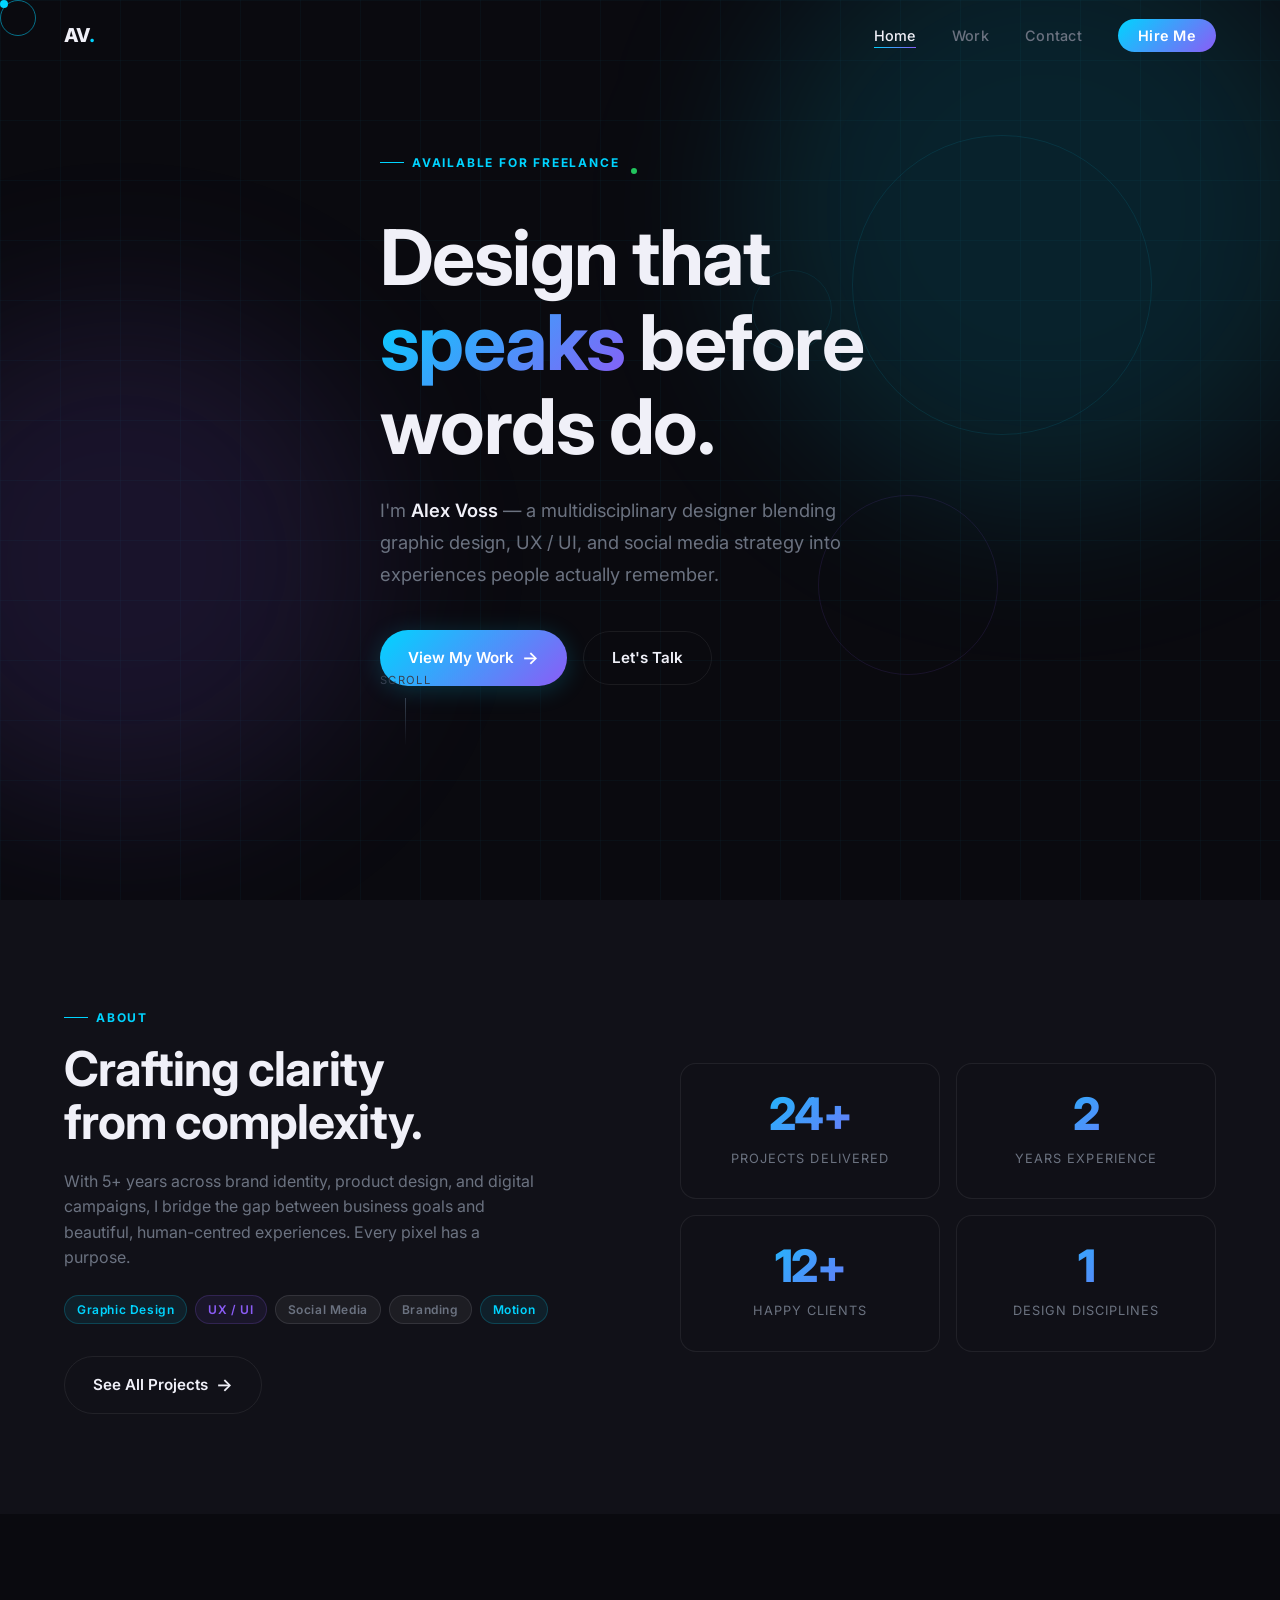
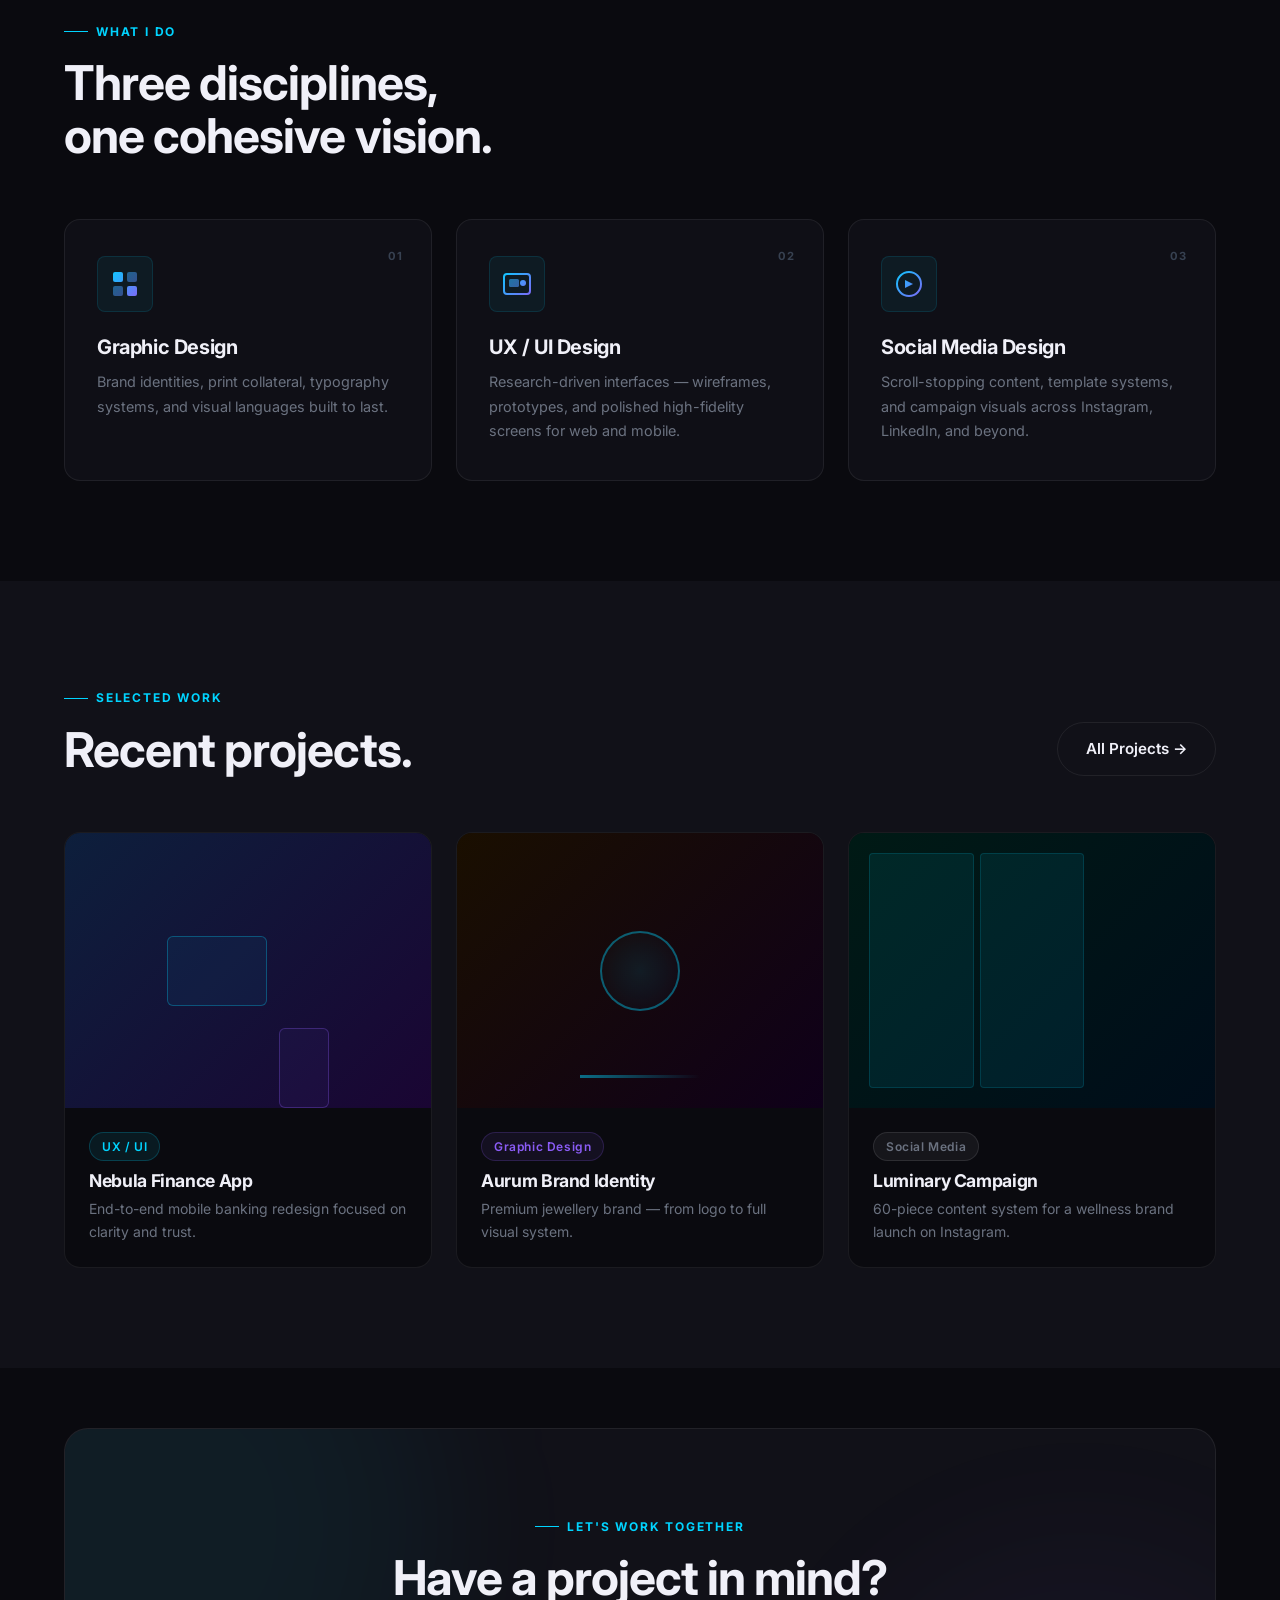
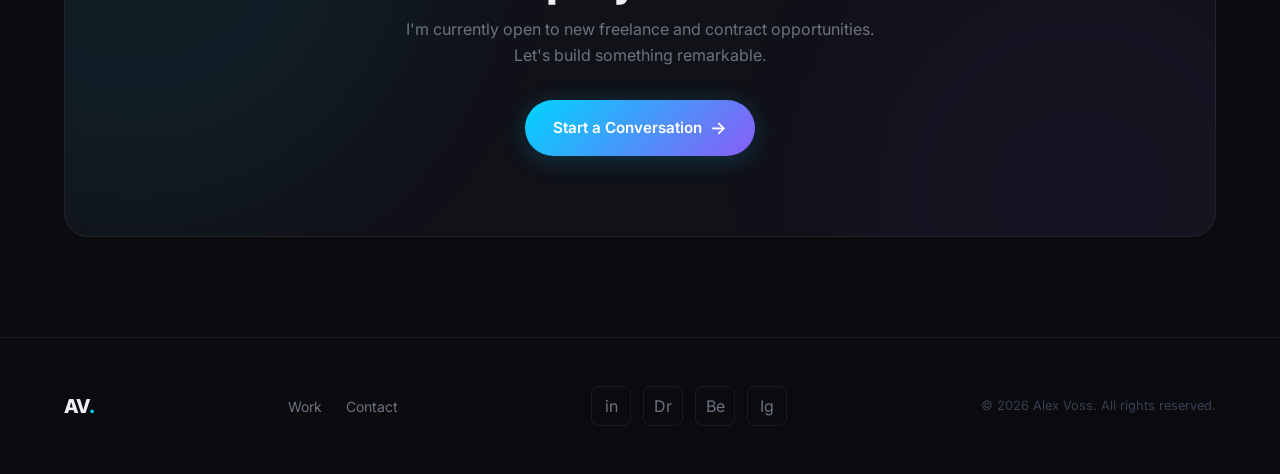
<file: index.html>
<!DOCTYPE html>
<html lang="en">
<head>
  <meta charset="UTF-8" />
  <meta name="viewport" content="width=device-width, initial-scale=1.0" />
  <title>Alex Voss — Multidisciplinary Designer</title>
  <meta name="description" content="Graphic, UX/UI & Social Media Designer crafting digital experiences that resonate." />
  <link rel="preconnect" href="https://fonts.googleapis.com" />
  <link rel="preconnect" href="https://fonts.gstatic.com" crossorigin />
  <link href="https://fonts.googleapis.com/css2?family=Inter:wght@300;400;500;600;700;800;900&display=swap" rel="stylesheet" />
  <link rel="stylesheet" href="css/style.css" />
  <link rel="stylesheet" href="css/index.css" />
</head>
<body>

  <!-- Page Transition -->
  <div class="page-transition"></div>

  <!-- Custom Cursor -->
  <div id="cursor-dot"></div>
  <div id="cursor-ring"></div>

  <!-- Loader -->
  <div id="loader">
    <div class="loader-logo gradient-text">AV.</div>
    <div class="loader-bar"><div class="loader-fill"></div></div>
  </div>

  <!-- ── Navbar ─────────────────────────────────────────────── -->
  <nav class="navbar">
    <div class="container nav-inner">
      <a href="index.html" class="nav-logo">AV<span>.</span></a>
      <ul class="nav-links">
        <li><a href="index.html">Home</a></li>
        <li><a href="projects.html">Work</a></li>
        <li><a href="contact.html">Contact</a></li>
        <li><a href="contact.html" class="nav-cta">Hire Me</a></li>
      </ul>
      <button class="nav-toggle" aria-label="Toggle navigation" aria-expanded="false">
        <span></span><span></span><span></span>
      </button>
    </div>
  </nav>

  <!-- ── Hero ──────────────────────────────────────────────── -->
  <section class="hero">
    <!-- Background elements -->
    <div class="grid-bg"></div>
    <div class="orb orb-blue" style="top:-10%;right:-5%;"></div>
    <div class="orb orb-purple" style="bottom:10%;left:-10%;"></div>

    <div class="hero-parallax container">
      <div class="hero-label reveal">
        <span class="section-label">Available for freelance</span>
        <span class="hero-status"></span>
      </div>

      <h1 class="hero-title reveal reveal-delay-1">
        Design that<br />
        <span class="gradient-text">speaks</span> before<br />
        words do.
      </h1>

      <p class="hero-sub reveal reveal-delay-2">
        I'm <strong>Alex Voss</strong> — a multidisciplinary designer blending graphic design,
        UX&nbsp;/&nbsp;UI, and social media strategy into experiences people actually remember.
      </p>

      <div class="hero-actions reveal reveal-delay-3">
        <a href="projects.html" class="btn btn-primary">
          View My Work <span class="btn-icon">→</span>
        </a>
        <a href="contact.html" class="btn btn-secondary">Let's Talk</a>
      </div>

      <!-- Scroll hint -->
      <div class="scroll-hint reveal reveal-delay-4">
        <span>Scroll</span>
        <div class="scroll-line"></div>
      </div>
    </div>

    <!-- Floating shapes -->
    <div class="hero-shapes" aria-hidden="true">
      <div class="shape shape-1"></div>
      <div class="shape shape-2"></div>
      <div class="shape shape-3"></div>
    </div>
  </section>

  <!-- ── About Snapshot ─────────────────────────────────────── -->
  <section class="about-snap">
    <div class="container">
      <div class="about-grid">
        <!-- Left: Text -->
        <div class="about-text">
          <p class="section-label reveal">About</p>
          <h2 class="reveal reveal-delay-1">Crafting clarity<br />from complexity.</h2>
          <p class="text-muted reveal reveal-delay-2" style="margin-top:20px;max-width:480px;">
            With 5+ years across brand identity, product design, and digital campaigns,
            I bridge the gap between business goals and beautiful, human-centred experiences.
            Every pixel has a purpose.
          </p>
          <div class="skills-row reveal reveal-delay-3">
            <span class="tag">Graphic Design</span>
            <span class="tag tag-purple">UX / UI</span>
            <span class="tag tag-white">Social Media</span>
            <span class="tag tag-white">Branding</span>
            <span class="tag">Motion</span>
          </div>
          <a href="projects.html" class="btn btn-secondary reveal reveal-delay-4" style="margin-top:32px;">
            See All Projects <span class="btn-icon">→</span>
          </a>
        </div>

        <!-- Right: Stats -->
        <div class="stats-grid reveal reveal-delay-2">
          <div class="stat-card glass-card">
            <span class="stat-num gradient-text" data-counter data-target="60" data-suffix="+">0+</span>
            <span class="stat-label">Projects delivered</span>
          </div>
          <div class="stat-card glass-card">
            <span class="stat-num gradient-text" data-counter data-target="5" data-suffix="">0</span>
            <span class="stat-label">Years experience</span>
          </div>
          <div class="stat-card glass-card">
            <span class="stat-num gradient-text" data-counter data-target="30" data-suffix="+">0+</span>
            <span class="stat-label">Happy clients</span>
          </div>
          <div class="stat-card glass-card">
            <span class="stat-num gradient-text" data-counter data-target="3" data-suffix="">0</span>
            <span class="stat-label">Design disciplines</span>
          </div>
        </div>
      </div>
    </div>
  </section>

  <!-- ── Services ───────────────────────────────────────────── -->
  <section class="services">
    <div class="container">
      <p class="section-label reveal">What I Do</p>
      <h2 class="reveal reveal-delay-1">Three disciplines,<br />one cohesive vision.</h2>

      <div class="services-grid">
        <!-- Card 1 -->
        <div class="service-card glass-card reveal reveal-delay-1">
          <div class="service-icon">
            <svg width="32" height="32" fill="none" viewBox="0 0 32 32"><rect x="4" y="4" width="10" height="10" rx="2" fill="url(#g1)"/><rect x="18" y="4" width="10" height="10" rx="2" fill="url(#g1)" opacity=".5"/><rect x="4" y="18" width="10" height="10" rx="2" fill="url(#g1)" opacity=".5"/><rect x="18" y="18" width="10" height="10" rx="2" fill="url(#g1)"/><defs><linearGradient id="g1" x1="0" y1="0" x2="32" y2="32" gradientUnits="userSpaceOnUse"><stop stop-color="#00d4ff"/><stop offset="1" stop-color="#8b5cf6"/></linearGradient></defs></svg>
          </div>
          <h3>Graphic Design</h3>
          <p class="text-muted">Brand identities, print collateral, typography systems, and visual languages built to last.</p>
          <span class="service-num">01</span>
        </div>

        <!-- Card 2 -->
        <div class="service-card glass-card reveal reveal-delay-2">
          <div class="service-icon">
            <svg width="32" height="32" fill="none" viewBox="0 0 32 32"><rect x="3" y="6" width="26" height="20" rx="3" stroke="url(#g2)" stroke-width="2"/><rect x="8" y="11" width="10" height="8" rx="1.5" fill="url(#g2)" opacity=".6"/><circle cx="22" cy="15" r="3" fill="url(#g2)"/><defs><linearGradient id="g2" x1="0" y1="0" x2="32" y2="32" gradientUnits="userSpaceOnUse"><stop stop-color="#00d4ff"/><stop offset="1" stop-color="#8b5cf6"/></linearGradient></defs></svg>
          </div>
          <h3>UX / UI Design</h3>
          <p class="text-muted">Research-driven interfaces — wireframes, prototypes, and polished high-fidelity screens for web and mobile.</p>
          <span class="service-num">02</span>
        </div>

        <!-- Card 3 -->
        <div class="service-card glass-card reveal reveal-delay-3">
          <div class="service-icon">
            <svg width="32" height="32" fill="none" viewBox="0 0 32 32"><circle cx="16" cy="16" r="12" stroke="url(#g3)" stroke-width="2"/><path d="M12 12l8 4-8 4V12z" fill="url(#g3)"/><defs><linearGradient id="g3" x1="0" y1="0" x2="32" y2="32" gradientUnits="userSpaceOnUse"><stop stop-color="#00d4ff"/><stop offset="1" stop-color="#8b5cf6"/></linearGradient></defs></svg>
          </div>
          <h3>Social Media Design</h3>
          <p class="text-muted">Scroll-stopping content, template systems, and campaign visuals across Instagram, LinkedIn, and beyond.</p>
          <span class="service-num">03</span>
        </div>
      </div>
    </div>
  </section>

  <!-- ── Selected Work ──────────────────────────────────────── -->
  <section class="selected-work">
    <div class="container">
      <div class="section-header">
        <div>
          <p class="section-label reveal">Selected Work</p>
          <h2 class="reveal reveal-delay-1">Recent projects.</h2>
        </div>
        <a href="projects.html" class="btn btn-secondary reveal reveal-delay-1">All Projects →</a>
      </div>

      <div class="work-grid">
        <!-- Project 1 -->
        <a href="project-detail.html?id=1" class="work-card reveal reveal-delay-1">
          <div class="work-img" style="background: linear-gradient(135deg,#0d1f3c,#1a0533);">
            <div class="work-img-inner">
              <div class="mock-screen"></div>
              <div class="mock-card"></div>
            </div>
          </div>
          <div class="work-info">
            <div class="work-tags">
              <span class="tag">UX / UI</span>
            </div>
            <h3>Nebula Finance App</h3>
            <p class="text-muted">End-to-end mobile banking redesign focused on clarity and trust.</p>
          </div>
          <div class="work-arrow">→</div>
        </a>

        <!-- Project 2 -->
        <a href="project-detail.html?id=2" class="work-card reveal reveal-delay-2">
          <div class="work-img" style="background: linear-gradient(135deg,#1a0f00,#0f001a);">
            <div class="work-img-inner">
              <div class="mock-logo"></div>
              <div class="mock-type"></div>
            </div>
          </div>
          <div class="work-info">
            <div class="work-tags">
              <span class="tag tag-purple">Graphic Design</span>
            </div>
            <h3>Aurum Brand Identity</h3>
            <p class="text-muted">Premium jewellery brand — from logo to full visual system.</p>
          </div>
          <div class="work-arrow">→</div>
        </a>

        <!-- Project 3 -->
        <a href="project-detail.html?id=3" class="work-card reveal reveal-delay-3">
          <div class="work-img" style="background: linear-gradient(135deg,#001a15,#000d1a);">
            <div class="work-img-inner">
              <div class="mock-grid"></div>
            </div>
          </div>
          <div class="work-info">
            <div class="work-tags">
              <span class="tag tag-white">Social Media</span>
            </div>
            <h3>Luminary Campaign</h3>
            <p class="text-muted">60-piece content system for a wellness brand launch on Instagram.</p>
          </div>
          <div class="work-arrow">→</div>
        </a>
      </div>
    </div>
  </section>

  <!-- ── CTA Strip ──────────────────────────────────────────── -->
  <section class="cta-strip">
    <div class="container">
      <div class="cta-inner glass-card">
        <div class="orb orb-blue" style="left:-20%;top:-50%;opacity:.5;"></div>
        <div class="orb orb-purple" style="right:-10%;bottom:-50%;opacity:.4;"></div>
        <p class="section-label reveal" style="justify-content:center;">Let's work together</p>
        <h2 class="reveal reveal-delay-1">Have a project in mind?</h2>
        <p class="text-muted reveal reveal-delay-2" style="max-width:480px;margin:12px auto 32px;">
          I'm currently open to new freelance and contract opportunities. Let's build something remarkable.
        </p>
        <a href="contact.html" class="btn btn-primary reveal reveal-delay-3">
          Start a Conversation <span class="btn-icon">→</span>
        </a>
      </div>
    </div>
  </section>

  <!-- ── Footer ─────────────────────────────────────────────── -->
  <footer class="footer">
    <div class="container footer-inner">
      <a href="index.html" class="nav-logo">AV<span style="color:var(--accent-blue)">.</span></a>
      <ul class="footer-links">
        <li><a href="projects.html">Work</a></li>
        <li><a href="contact.html">Contact</a></li>
      </ul>
      <div class="social-links">
        <a href="#" class="social-link" title="LinkedIn" aria-label="LinkedIn">in</a>
        <a href="#" class="social-link" title="Dribbble" aria-label="Dribbble">Dr</a>
        <a href="#" class="social-link" title="Behance" aria-label="Behance">Be</a>
        <a href="#" class="social-link" title="Instagram" aria-label="Instagram">Ig</a>
      </div>
      <p class="footer-copy">© 2026 Alex Voss. All rights reserved.</p>
    </div>
  </footer>

  <script src="js/main.js"></script>
</body>
</html>
</file>
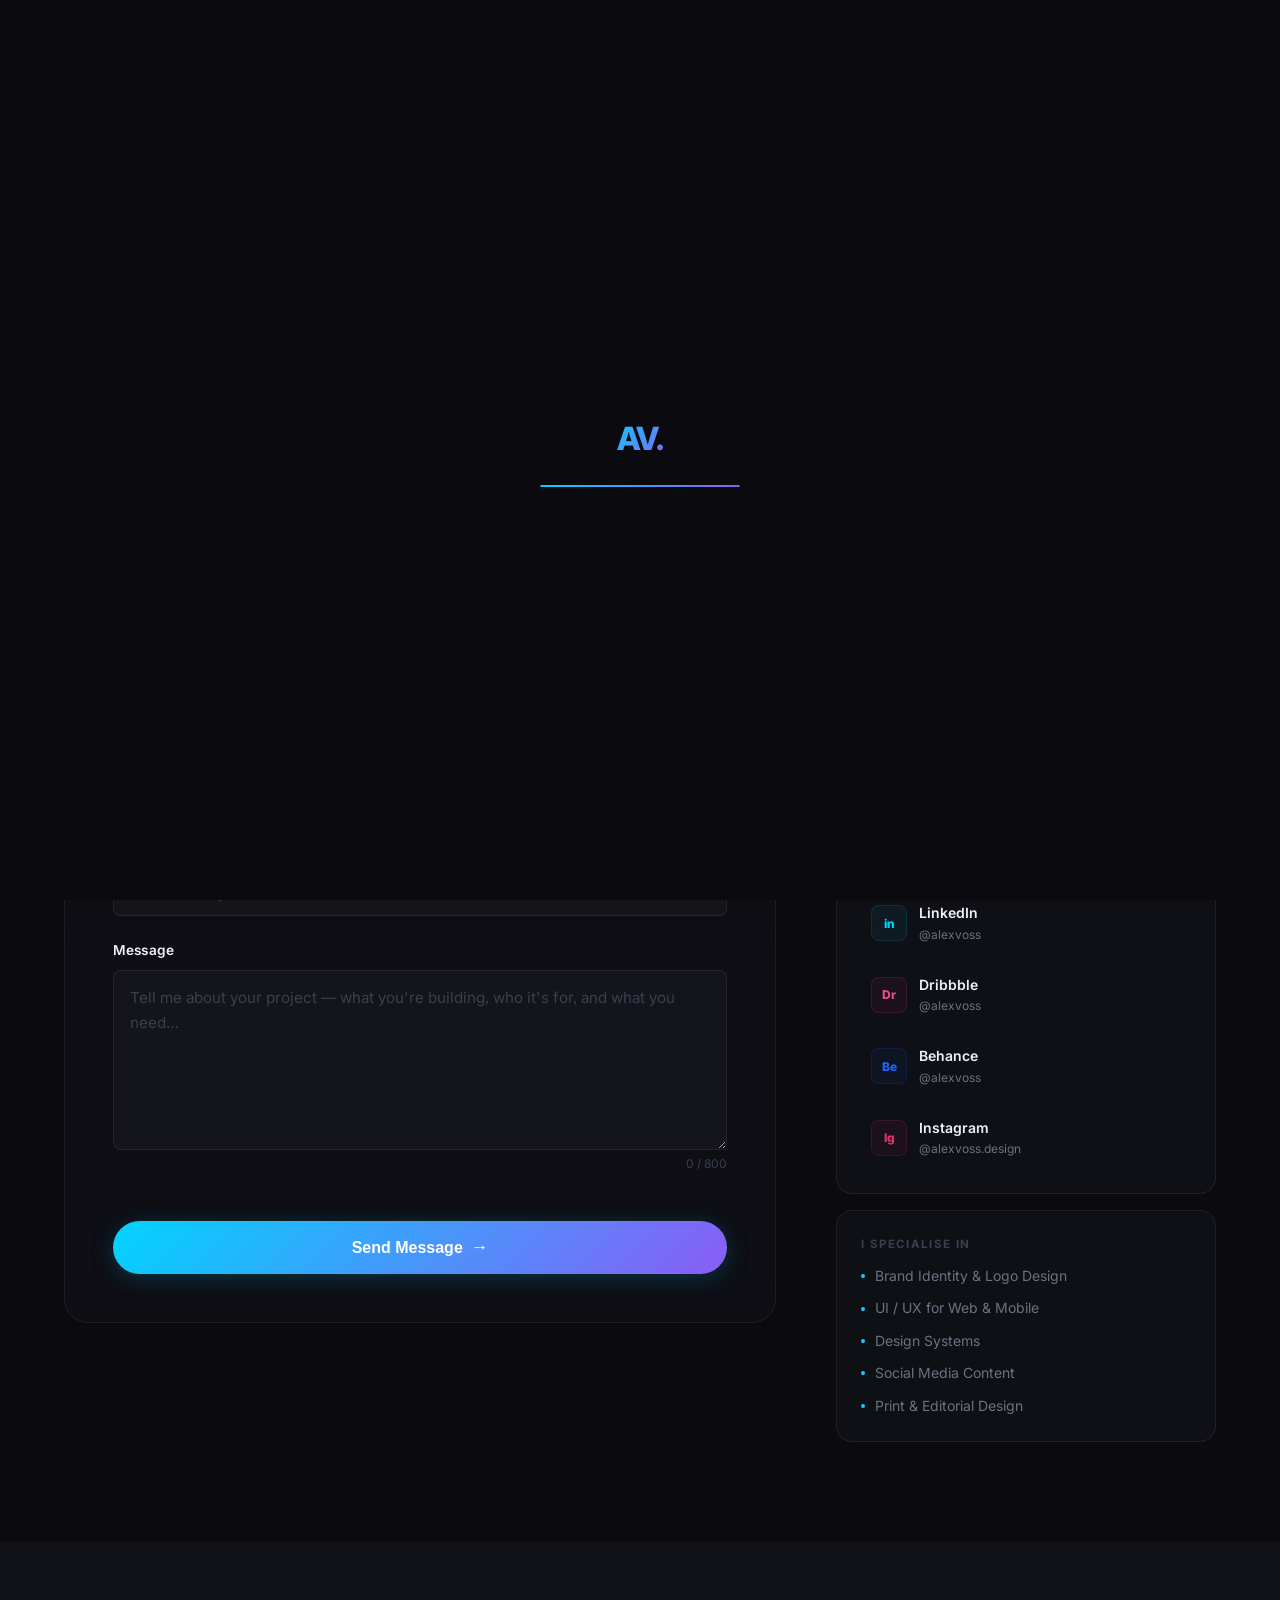
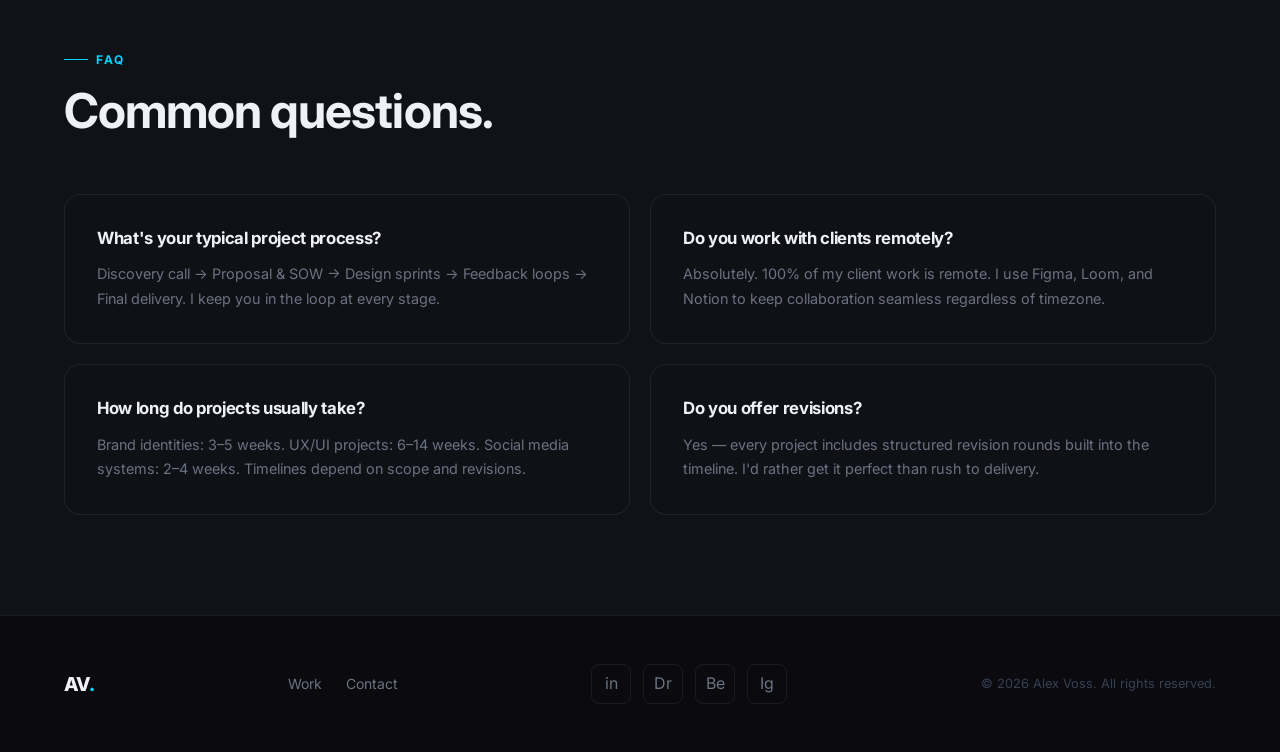
<file: contact.html>
<!DOCTYPE html>
<html lang="en">
<head>
  <meta charset="UTF-8" />
  <meta name="viewport" content="width=device-width, initial-scale=1.0" />
  <title>Contact — Alex Voss</title>
  <meta name="description" content="Let's work together. Get in touch with Alex Voss." />
  <link rel="preconnect" href="https://fonts.googleapis.com" />
  <link rel="preconnect" href="https://fonts.gstatic.com" crossorigin />
  <link href="https://fonts.googleapis.com/css2?family=Inter:wght@300;400;500;600;700;800;900&display=swap" rel="stylesheet" />
  <link rel="stylesheet" href="css/style.css" />
  <link rel="stylesheet" href="css/contact.css" />
</head>
<body>

  <div class="page-transition"></div>
  <div id="cursor-dot"></div>
  <div id="cursor-ring"></div>

  <div id="loader">
    <div class="loader-logo gradient-text">AV.</div>
    <div class="loader-bar"><div class="loader-fill"></div></div>
  </div>

  <!-- ── Navbar ─────────────────────────────────────────────── -->
  <nav class="navbar">
    <div class="container nav-inner">
      <a href="index.html" class="nav-logo">AV<span>.</span></a>
      <ul class="nav-links">
        <li><a href="index.html">Home</a></li>
        <li><a href="projects.html">Work</a></li>
        <li><a href="contact.html">Contact</a></li>
        <li><a href="contact.html" class="nav-cta">Hire Me</a></li>
      </ul>
      <button class="nav-toggle" aria-label="Toggle navigation" aria-expanded="false">
        <span></span><span></span><span></span>
      </button>
    </div>
  </nav>

  <!-- ── Contact Hero ───────────────────────────────────────── -->
  <section class="contact-hero">
    <div class="grid-bg"></div>
    <div class="orb orb-blue" style="top:-10%;right:-5%;"></div>
    <div class="orb orb-purple" style="bottom:5%;left:-8%;"></div>

    <div class="container">
      <p class="section-label reveal">Contact</p>
      <h1 class="reveal reveal-delay-1">
        Let's build<br />
        something <span class="gradient-text">remarkable</span>.
      </h1>
      <p class="contact-intro text-muted reveal reveal-delay-2">
        I'm currently available for freelance and contract work.<br />
        Reach out and let's talk about your project.
      </p>
    </div>
  </section>

  <!-- ── Main Contact Section ───────────────────────────────── -->
  <section class="contact-main">
    <div class="container">
      <div class="contact-grid">

        <!-- ── Form ──────────────────────────────────────────── -->
        <div class="form-wrapper reveal">
          <form id="contactForm" class="contact-form" novalidate>
            <div class="form-row">
              <div class="form-group">
                <label for="name">Your Name</label>
                <input type="text" id="name" name="name" placeholder="Jane Smith" required autocomplete="name" />
                <span class="field-error" id="nameError"></span>
              </div>
              <div class="form-group">
                <label for="email">Email Address</label>
                <input type="email" id="email" name="email" placeholder="jane@company.com" required autocomplete="email" />
                <span class="field-error" id="emailError"></span>
              </div>
            </div>

            <div class="form-group">
              <label for="subject">Subject</label>
              <div class="subject-options">
                <button type="button" class="subject-chip active" data-value="project">New Project</button>
                <button type="button" class="subject-chip" data-value="freelance">Freelance</button>
                <button type="button" class="subject-chip" data-value="collab">Collaboration</button>
                <button type="button" class="subject-chip" data-value="other">Other</button>
              </div>
              <input type="hidden" id="subject" name="subject" value="project" />
            </div>

            <div class="form-group">
              <label for="budget">Budget Range <span class="optional">(optional)</span></label>
              <select id="budget" name="budget">
                <option value="">Select a range…</option>
                <option value="under-1k">Under $1,000</option>
                <option value="1k-5k">$1,000 – $5,000</option>
                <option value="5k-15k">$5,000 – $15,000</option>
                <option value="15k-plus">$15,000+</option>
                <option value="tbd">Let's discuss</option>
              </select>
            </div>

            <div class="form-group">
              <label for="message">Message</label>
              <textarea
                id="message"
                name="message"
                placeholder="Tell me about your project — what you're building, who it's for, and what you need…"
                rows="6"
                required
              ></textarea>
              <div class="char-count"><span id="charCount">0</span> / 800</div>
              <span class="field-error" id="messageError"></span>
            </div>

            <button type="submit" class="btn btn-primary submit-btn">
              <span class="btn-text">Send Message</span>
              <span class="btn-icon">→</span>
              <span class="btn-loader" aria-hidden="true"></span>
            </button>
          </form>

          <!-- Success State (hidden) -->
          <div class="form-success" id="formSuccess" style="display:none;" aria-live="polite">
            <div class="success-icon">✓</div>
            <h3>Message sent!</h3>
            <p class="text-muted">Thank you for reaching out. I'll get back to you within 1–2 business days.</p>
            <button class="btn btn-secondary" id="resetForm">Send another →</button>
          </div>
        </div>

        <!-- ── Sidebar ────────────────────────────────────────── -->
        <aside class="contact-sidebar reveal reveal-delay-2">

          <!-- Availability -->
          <div class="sidebar-card glass-card">
            <div class="avail-indicator">
              <div class="avail-dot"></div>
              <span>Available for work</span>
            </div>
            <p class="text-muted" style="font-size:0.875rem;margin-top:10px;">
              Currently taking on freelance projects for Q2 2026. Response time: ~24 hours.
            </p>
          </div>

          <!-- Direct contact -->
          <div class="sidebar-card glass-card">
            <p class="sidebar-label">Email directly</p>
            <a href="mailto:hello@alexvoss.design" class="contact-email">
              hello@alexvoss.design
            </a>
          </div>

          <!-- Socials -->
          <div class="sidebar-card glass-card">
            <p class="sidebar-label">Find me online</p>
            <div class="social-links-large">
              <a href="#" class="social-link-large" aria-label="LinkedIn">
                <div class="sll-icon">in</div>
                <div class="sll-info">
                  <span>LinkedIn</span>
                  <small>@alexvoss</small>
                </div>
              </a>
              <a href="#" class="social-link-large" aria-label="Dribbble">
                <div class="sll-icon dr">Dr</div>
                <div class="sll-info">
                  <span>Dribbble</span>
                  <small>@alexvoss</small>
                </div>
              </a>
              <a href="#" class="social-link-large" aria-label="Behance">
                <div class="sll-icon be">Be</div>
                <div class="sll-info">
                  <span>Behance</span>
                  <small>@alexvoss</small>
                </div>
              </a>
              <a href="#" class="social-link-large" aria-label="Instagram">
                <div class="sll-icon ig">Ig</div>
                <div class="sll-info">
                  <span>Instagram</span>
                  <small>@alexvoss.design</small>
                </div>
              </a>
            </div>
          </div>

          <!-- Services quick reference -->
          <div class="sidebar-card glass-card">
            <p class="sidebar-label">I specialise in</p>
            <ul class="service-list">
              <li>Brand Identity &amp; Logo Design</li>
              <li>UI / UX for Web &amp; Mobile</li>
              <li>Design Systems</li>
              <li>Social Media Content</li>
              <li>Print &amp; Editorial Design</li>
            </ul>
          </div>

        </aside>
      </div>
    </div>
  </section>

  <!-- ── FAQ ────────────────────────────────────────────────── -->
  <section class="faq-section">
    <div class="container">
      <p class="section-label reveal">FAQ</p>
      <h2 class="reveal reveal-delay-1">Common questions.</h2>

      <div class="faq-grid">
        <div class="faq-item glass-card reveal reveal-delay-1">
          <h3>What's your typical project process?</h3>
          <p class="text-muted">Discovery call → Proposal & SOW → Design sprints → Feedback loops → Final delivery. I keep you in the loop at every stage.</p>
        </div>
        <div class="faq-item glass-card reveal reveal-delay-2">
          <h3>Do you work with clients remotely?</h3>
          <p class="text-muted">Absolutely. 100% of my client work is remote. I use Figma, Loom, and Notion to keep collaboration seamless regardless of timezone.</p>
        </div>
        <div class="faq-item glass-card reveal reveal-delay-3">
          <h3>How long do projects usually take?</h3>
          <p class="text-muted">Brand identities: 3–5 weeks. UX/UI projects: 6–14 weeks. Social media systems: 2–4 weeks. Timelines depend on scope and revisions.</p>
        </div>
        <div class="faq-item glass-card reveal reveal-delay-4">
          <h3>Do you offer revisions?</h3>
          <p class="text-muted">Yes — every project includes structured revision rounds built into the timeline. I'd rather get it perfect than rush to delivery.</p>
        </div>
      </div>
    </div>
  </section>

  <!-- ── Footer ─────────────────────────────────────────────── -->
  <footer class="footer">
    <div class="container footer-inner">
      <a href="index.html" class="nav-logo">AV<span style="color:var(--accent-blue)">.</span></a>
      <ul class="footer-links">
        <li><a href="projects.html">Work</a></li>
        <li><a href="contact.html">Contact</a></li>
      </ul>
      <div class="social-links">
        <a href="#" class="social-link" title="LinkedIn" aria-label="LinkedIn">in</a>
        <a href="#" class="social-link" title="Dribbble" aria-label="Dribbble">Dr</a>
        <a href="#" class="social-link" title="Behance" aria-label="Behance">Be</a>
        <a href="#" class="social-link" title="Instagram" aria-label="Instagram">Ig</a>
      </div>
      <p class="footer-copy">© 2026 Alex Voss. All rights reserved.</p>
    </div>
  </footer>

  <script src="js/main.js"></script>
  <script src="js/contact.js"></script>
</body>
</html>
</file>
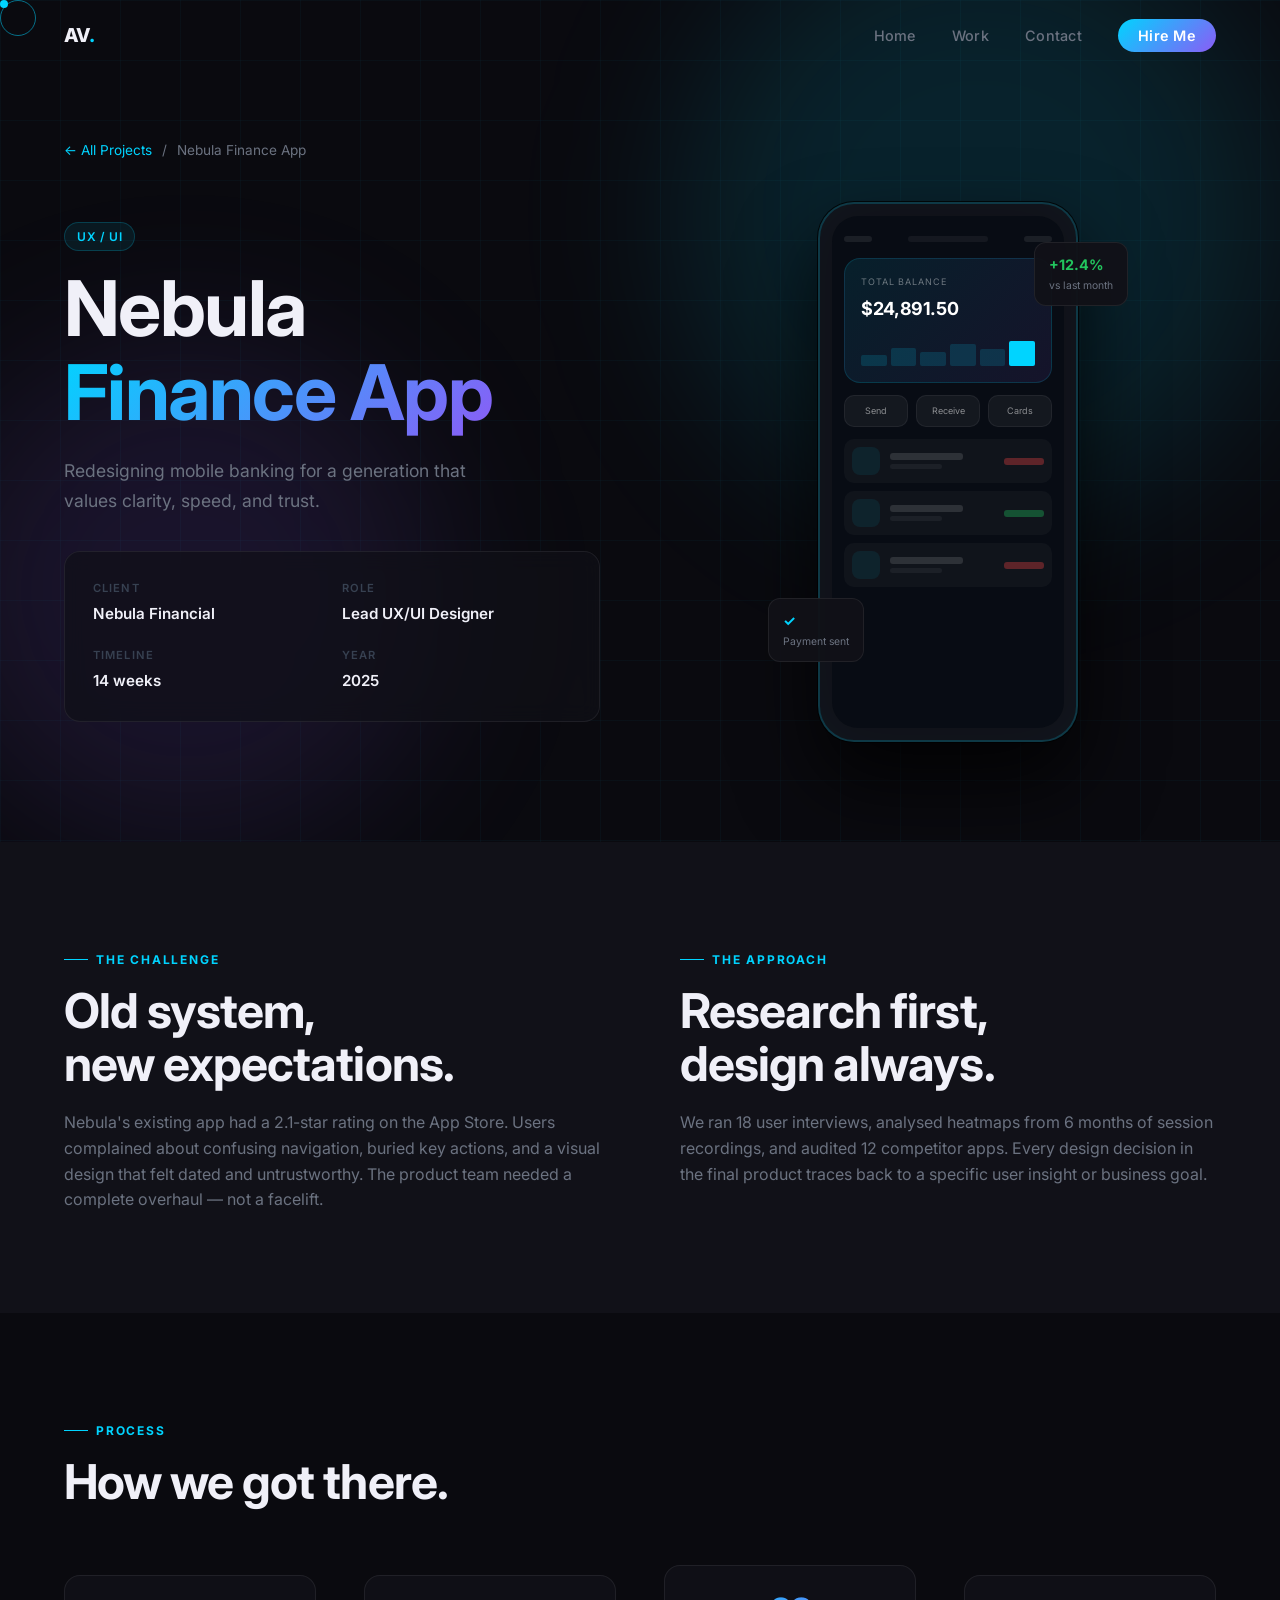
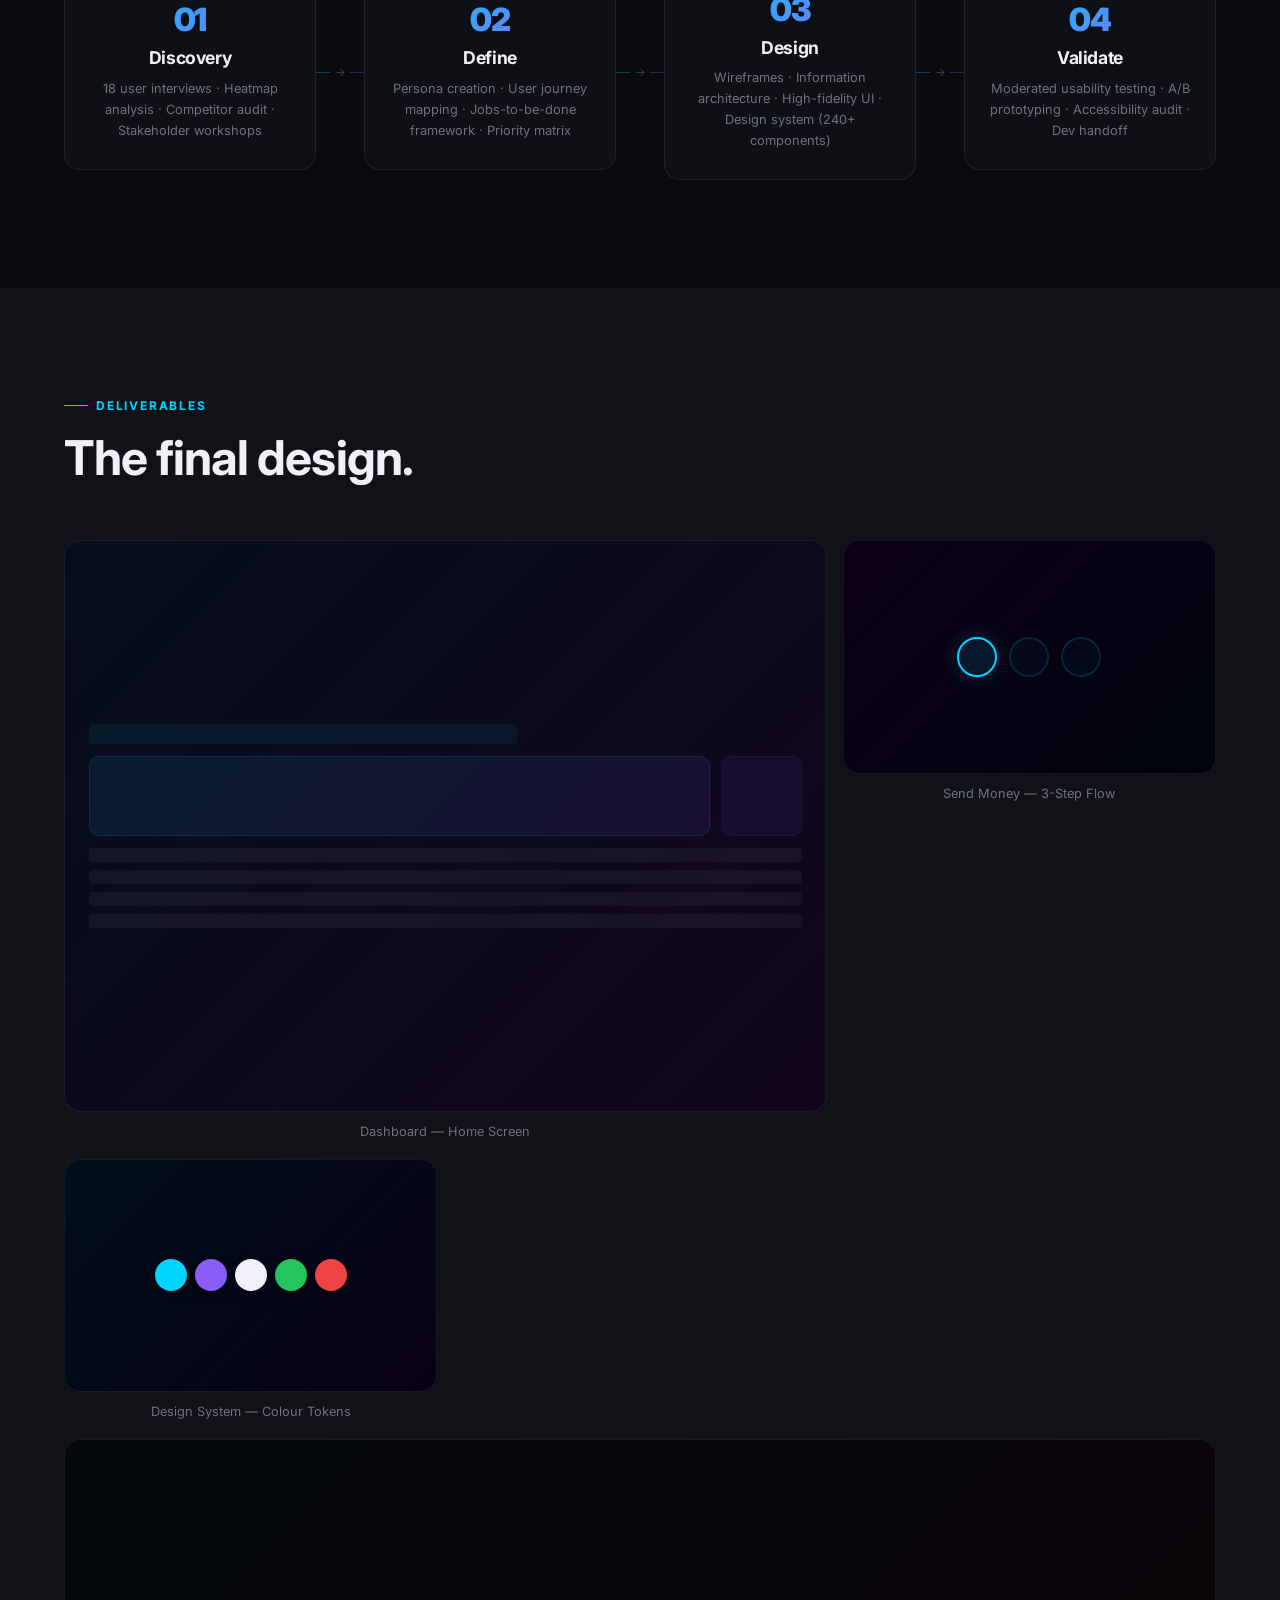
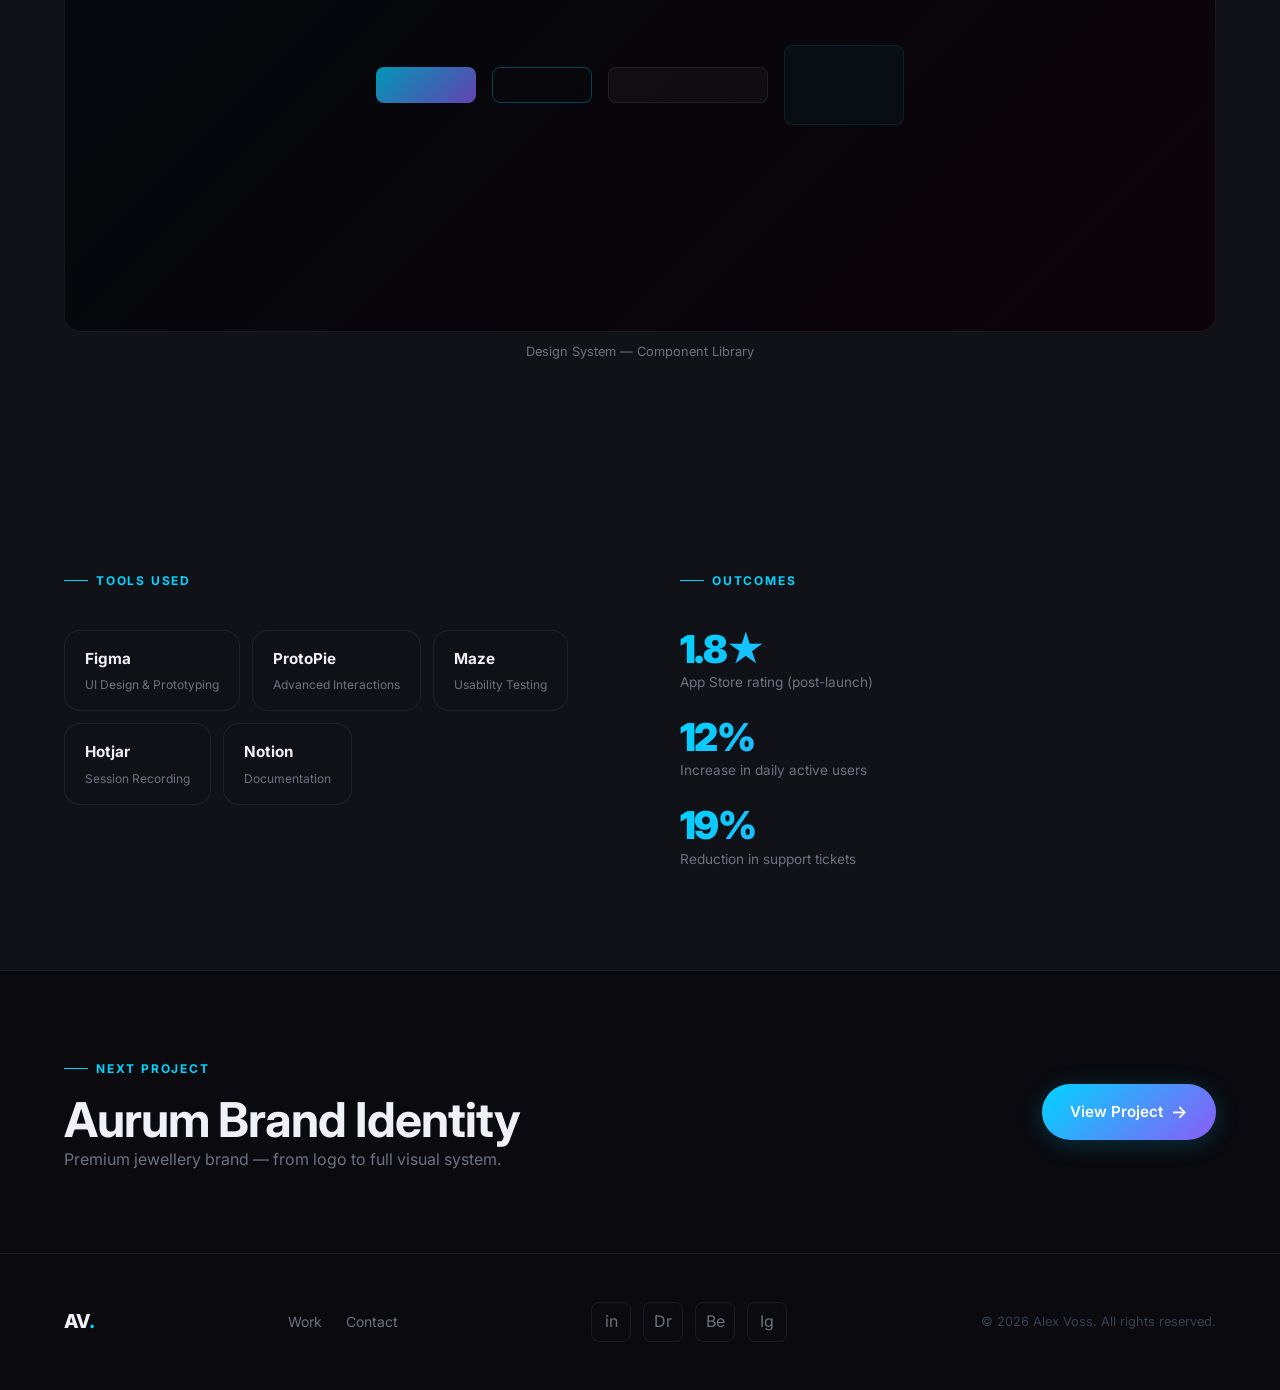
<file: project-detail.html>
<!DOCTYPE html>
<html lang="en">
<head>
  <meta charset="UTF-8" />
  <meta name="viewport" content="width=device-width, initial-scale=1.0" />
  <title>Nebula Finance App — Alex Voss</title>
  <meta name="description" content="End-to-end mobile banking redesign focused on clarity and trust." />
  <link rel="preconnect" href="https://fonts.googleapis.com" />
  <link rel="preconnect" href="https://fonts.gstatic.com" crossorigin />
  <link href="https://fonts.googleapis.com/css2?family=Inter:wght@300;400;500;600;700;800;900&display=swap" rel="stylesheet" />
  <link rel="stylesheet" href="css/style.css" />
  <link rel="stylesheet" href="css/project-detail.css" />
</head>
<body>

  <div class="page-transition"></div>
  <div id="cursor-dot"></div>
  <div id="cursor-ring"></div>

  <div id="loader">
    <div class="loader-logo gradient-text">AV.</div>
    <div class="loader-bar"><div class="loader-fill"></div></div>
  </div>

  <!-- ── Navbar ─────────────────────────────────────────────── -->
  <nav class="navbar">
    <div class="container nav-inner">
      <a href="index.html" class="nav-logo">AV<span>.</span></a>
      <ul class="nav-links">
        <li><a href="index.html">Home</a></li>
        <li><a href="projects.html">Work</a></li>
        <li><a href="contact.html">Contact</a></li>
        <li><a href="contact.html" class="nav-cta">Hire Me</a></li>
      </ul>
      <button class="nav-toggle" aria-label="Toggle navigation" aria-expanded="false">
        <span></span><span></span><span></span>
      </button>
    </div>
  </nav>

  <!-- ── Project Hero ───────────────────────────────────────── -->
  <section class="project-hero">
    <div class="grid-bg"></div>
    <div class="orb orb-blue" style="top:-10%;right:0%;"></div>
    <div class="orb orb-purple" style="bottom:0%;left:-5%;"></div>

    <div class="container">
      <!-- Breadcrumb -->
      <div class="breadcrumb reveal">
        <a href="projects.html">← All Projects</a>
        <span>/</span>
        <span>Nebula Finance App</span>
      </div>

      <div class="project-hero-grid">
        <!-- Left: Info -->
        <div class="project-hero-info">
          <div class="project-category reveal">
            <span class="tag">UX / UI</span>
          </div>
          <h1 class="reveal reveal-delay-1">Nebula<br /><span class="gradient-text">Finance App</span></h1>
          <p class="project-tagline text-muted reveal reveal-delay-2">
            Redesigning mobile banking for a generation that values clarity, speed, and trust.
          </p>

          <div class="project-meta-row reveal reveal-delay-3">
            <div class="meta-item">
              <span class="meta-label">Client</span>
              <span class="meta-value">Nebula Financial</span>
            </div>
            <div class="meta-item">
              <span class="meta-label">Role</span>
              <span class="meta-value">Lead UX/UI Designer</span>
            </div>
            <div class="meta-item">
              <span class="meta-label">Timeline</span>
              <span class="meta-value">14 weeks</span>
            </div>
            <div class="meta-item">
              <span class="meta-label">Year</span>
              <span class="meta-value">2025</span>
            </div>
          </div>
        </div>

        <!-- Right: Hero Mockup -->
        <div class="project-hero-visual reveal reveal-delay-2">
          <div class="hero-device">
            <div class="device-frame">
              <div class="device-screen">
                <div class="screen-header">
                  <div class="screen-dot"></div>
                  <div class="screen-bar"></div>
                  <div class="screen-dot"></div>
                </div>
                <div class="screen-card balance-card">
                  <span class="bc-label">Total Balance</span>
                  <span class="bc-amount">$24,891.50</span>
                  <div class="bc-graph">
                    <div class="graph-bar" style="height:40%"></div>
                    <div class="graph-bar" style="height:65%"></div>
                    <div class="graph-bar" style="height:50%"></div>
                    <div class="graph-bar" style="height:80%"></div>
                    <div class="graph-bar" style="height:60%"></div>
                    <div class="graph-bar active" style="height:90%"></div>
                  </div>
                </div>
                <div class="screen-actions">
                  <div class="action-btn">Send</div>
                  <div class="action-btn">Receive</div>
                  <div class="action-btn">Cards</div>
                </div>
                <div class="screen-list">
                  <div class="list-item"><div class="li-icon"></div><div class="li-info"><div class="li-name"></div><div class="li-date"></div></div><div class="li-amount negative"></div></div>
                  <div class="list-item"><div class="li-icon"></div><div class="li-info"><div class="li-name"></div><div class="li-date"></div></div><div class="li-amount positive"></div></div>
                  <div class="list-item"><div class="li-icon"></div><div class="li-info"><div class="li-name"></div><div class="li-date"></div></div><div class="li-amount negative"></div></div>
                </div>
              </div>
            </div>
            <!-- Floating accent card -->
            <div class="floating-accent accent-1">
              <span>+12.4%</span>
              <small>vs last month</small>
            </div>
            <div class="floating-accent accent-2">
              <span>✓</span>
              <small>Payment sent</small>
            </div>
          </div>
        </div>
      </div>
    </div>
  </section>

  <!-- ── Challenge & Approach ───────────────────────────────── -->
  <section class="project-overview">
    <div class="container">
      <div class="overview-grid">
        <div class="reveal">
          <p class="section-label">The Challenge</p>
          <h2>Old system,<br />new expectations.</h2>
          <p class="text-muted" style="margin-top:20px;">
            Nebula's existing app had a 2.1-star rating on the App Store. Users complained about confusing navigation,
            buried key actions, and a visual design that felt dated and untrustworthy. The product team needed a
            complete overhaul — not a facelift.
          </p>
        </div>
        <div class="reveal reveal-delay-2">
          <p class="section-label">The Approach</p>
          <h2>Research first,<br />design always.</h2>
          <p class="text-muted" style="margin-top:20px;">
            We ran 18 user interviews, analysed heatmaps from 6 months of session recordings, and audited 12 competitor
            apps. Every design decision in the final product traces back to a specific user insight or business goal.
          </p>
        </div>
      </div>
    </div>
  </section>

  <!-- ── Process ────────────────────────────────────────────── -->
  <section class="project-process">
    <div class="container">
      <p class="section-label reveal">Process</p>
      <h2 class="reveal reveal-delay-1">How we got there.</h2>

      <div class="process-steps">
        <div class="process-step glass-card reveal reveal-delay-1">
          <div class="step-num gradient-text">01</div>
          <h3>Discovery</h3>
          <p class="text-muted">18 user interviews · Heatmap analysis · Competitor audit · Stakeholder workshops</p>
        </div>
        <div class="process-connector" aria-hidden="true"></div>
        <div class="process-step glass-card reveal reveal-delay-2">
          <div class="step-num gradient-text">02</div>
          <h3>Define</h3>
          <p class="text-muted">Persona creation · User journey mapping · Jobs-to-be-done framework · Priority matrix</p>
        </div>
        <div class="process-connector" aria-hidden="true"></div>
        <div class="process-step glass-card reveal reveal-delay-3">
          <div class="step-num gradient-text">03</div>
          <h3>Design</h3>
          <p class="text-muted">Wireframes · Information architecture · High-fidelity UI · Design system (240+ components)</p>
        </div>
        <div class="process-connector" aria-hidden="true"></div>
        <div class="process-step glass-card reveal reveal-delay-4">
          <div class="step-num gradient-text">04</div>
          <h3>Validate</h3>
          <p class="text-muted">Moderated usability testing · A/B prototyping · Accessibility audit · Dev handoff</p>
        </div>
      </div>
    </div>
  </section>

  <!-- ── Mockup Gallery ─────────────────────────────────────── -->
  <section class="project-gallery">
    <div class="container">
      <p class="section-label reveal">Deliverables</p>
      <h2 class="reveal reveal-delay-1">The final design.</h2>

      <div class="gallery-grid">
        <!-- Large mockup -->
        <div class="gallery-item large reveal reveal-delay-1">
          <div class="gallery-img" style="background:linear-gradient(135deg,#060e1c,#130620);">
            <div class="mock-ui-lg">
              <div class="mui-header"></div>
              <div class="mui-cards">
                <div class="mui-card-1"></div>
                <div class="mui-card-2"></div>
              </div>
              <div class="mui-list">
                <div class="mui-row"></div>
                <div class="mui-row"></div>
                <div class="mui-row"></div>
                <div class="mui-row"></div>
              </div>
            </div>
          </div>
          <p class="gallery-caption">Dashboard — Home Screen</p>
        </div>

        <!-- Small mockup 1 -->
        <div class="gallery-item reveal reveal-delay-2">
          <div class="gallery-img" style="background:linear-gradient(135deg,#0d0019,#00050d);">
            <div class="mock-ui-sm flow">
              <div class="flow-step active"></div>
              <div class="flow-step"></div>
              <div class="flow-step"></div>
            </div>
          </div>
          <p class="gallery-caption">Send Money — 3-Step Flow</p>
        </div>

        <!-- Small mockup 2 -->
        <div class="gallery-item reveal reveal-delay-3">
          <div class="gallery-img" style="background:linear-gradient(135deg,#001019,#090019);">
            <div class="mock-ui-sm colors">
              <div class="color-swatch" style="background:var(--accent-blue)"></div>
              <div class="color-swatch" style="background:var(--accent-purple)"></div>
              <div class="color-swatch" style="background:#f0f0f8"></div>
              <div class="color-swatch" style="background:#22c55e"></div>
              <div class="color-swatch" style="background:#ef4444"></div>
            </div>
          </div>
          <p class="gallery-caption">Design System — Colour Tokens</p>
        </div>

        <!-- Wide mockup -->
        <div class="gallery-item wide reveal reveal-delay-1">
          <div class="gallery-img" style="background:linear-gradient(135deg,#04090d,#0d0409);">
            <div class="mock-ui-wide">
              <div class="component-row">
                <div class="comp comp-btn-primary"></div>
                <div class="comp comp-btn-secondary"></div>
                <div class="comp comp-input"></div>
                <div class="comp comp-card"></div>
              </div>
            </div>
          </div>
          <p class="gallery-caption">Design System — Component Library</p>
        </div>
      </div>
    </div>
  </section>

  <!-- ── Tools ──────────────────────────────────────────────── -->
  <section class="project-tools">
    <div class="container">
      <div class="tools-inner">
        <div class="reveal">
          <p class="section-label">Tools Used</p>
          <div class="tools-list">
            <div class="tool-item glass-card">
              <span class="tool-name">Figma</span>
              <span class="tool-desc">UI Design & Prototyping</span>
            </div>
            <div class="tool-item glass-card">
              <span class="tool-name">ProtoPie</span>
              <span class="tool-desc">Advanced Interactions</span>
            </div>
            <div class="tool-item glass-card">
              <span class="tool-name">Maze</span>
              <span class="tool-desc">Usability Testing</span>
            </div>
            <div class="tool-item glass-card">
              <span class="tool-name">Hotjar</span>
              <span class="tool-desc">Session Recording</span>
            </div>
            <div class="tool-item glass-card">
              <span class="tool-name">Notion</span>
              <span class="tool-desc">Documentation</span>
            </div>
          </div>
        </div>

        <div class="project-results reveal reveal-delay-2">
          <p class="section-label">Outcomes</p>
          <div class="results-list">
            <div class="result-item">
              <span class="result-num gradient-text" data-counter data-target="4" data-suffix=".8★">0</span>
              <span class="result-label">App Store rating (post-launch)</span>
            </div>
            <div class="result-item">
              <span class="result-num gradient-text" data-counter data-target="41" data-suffix="%">0%</span>
              <span class="result-label">Increase in daily active users</span>
            </div>
            <div class="result-item">
              <span class="result-num gradient-text" data-counter data-target="67" data-suffix="%">0%</span>
              <span class="result-label">Reduction in support tickets</span>
            </div>
          </div>
        </div>
      </div>
    </div>
  </section>

  <!-- ── Next Project ───────────────────────────────────────── -->
  <section class="next-project">
    <div class="container">
      <div class="next-inner">
        <div>
          <p class="section-label">Next Project</p>
          <h2 class="reveal">Aurum Brand Identity</h2>
          <p class="text-muted reveal reveal-delay-1">Premium jewellery brand — from logo to full visual system.</p>
        </div>
        <a href="project-detail.html?id=2" class="btn btn-primary reveal reveal-delay-2">
          View Project <span class="btn-icon">→</span>
        </a>
      </div>
    </div>
  </section>

  <!-- ── Footer ─────────────────────────────────────────────── -->
  <footer class="footer">
    <div class="container footer-inner">
      <a href="index.html" class="nav-logo">AV<span style="color:var(--accent-blue)">.</span></a>
      <ul class="footer-links">
        <li><a href="projects.html">Work</a></li>
        <li><a href="contact.html">Contact</a></li>
      </ul>
      <div class="social-links">
        <a href="#" class="social-link" title="LinkedIn" aria-label="LinkedIn">in</a>
        <a href="#" class="social-link" title="Dribbble" aria-label="Dribbble">Dr</a>
        <a href="#" class="social-link" title="Behance" aria-label="Behance">Be</a>
        <a href="#" class="social-link" title="Instagram" aria-label="Instagram">Ig</a>
      </div>
      <p class="footer-copy">© 2026 Alex Voss. All rights reserved.</p>
    </div>
  </footer>

  <script src="js/main.js"></script>
</body>
</html>
</file>
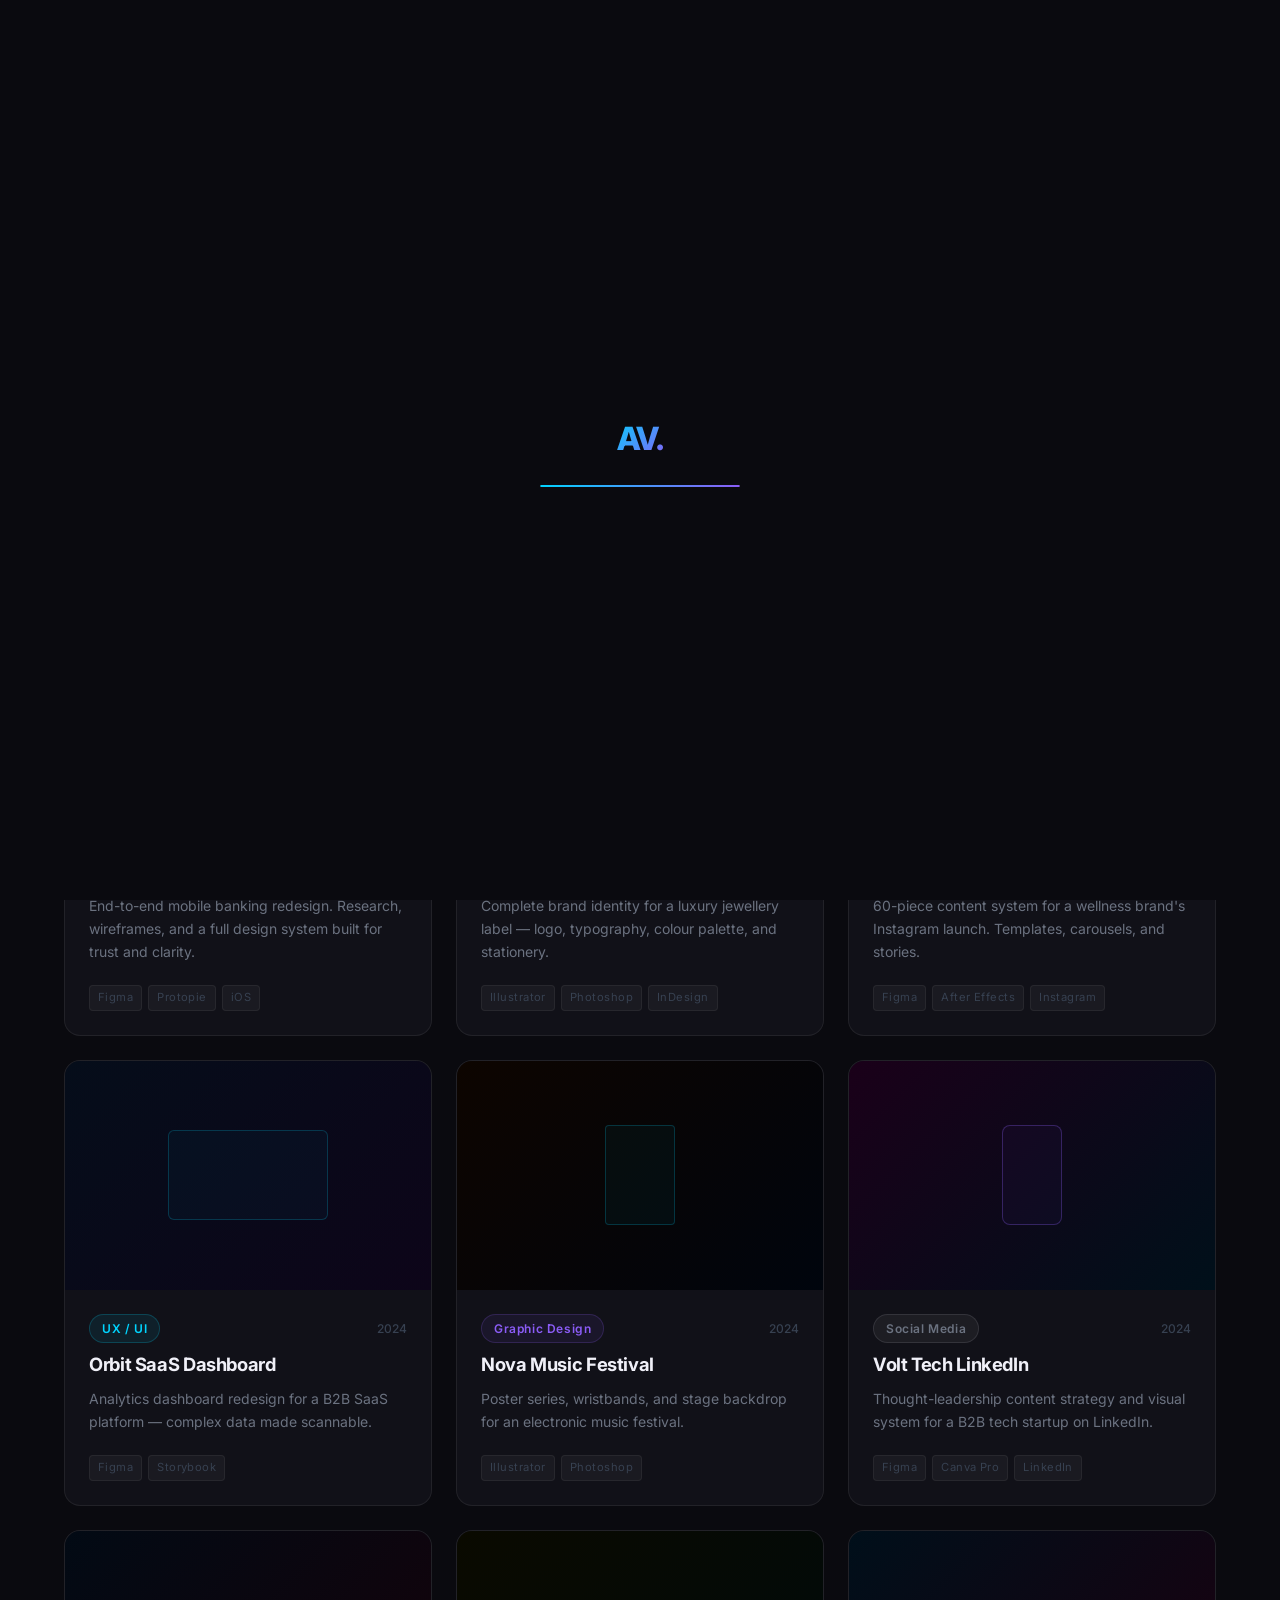
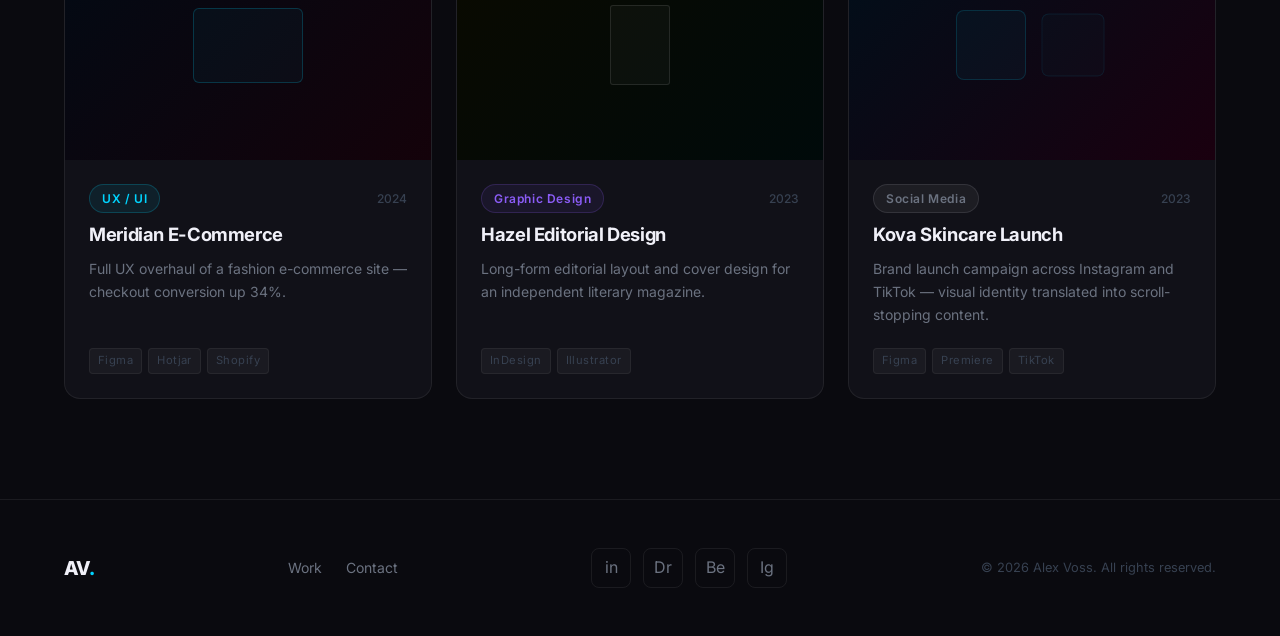
<file: projects.html>
<!DOCTYPE html>
<html lang="en">
<head>
  <meta charset="UTF-8" />
  <meta name="viewport" content="width=device-width, initial-scale=1.0" />
  <title>Work — Alex Voss</title>
  <meta name="description" content="Selected projects across graphic design, UX/UI, and social media design." />
  <link rel="preconnect" href="https://fonts.googleapis.com" />
  <link rel="preconnect" href="https://fonts.gstatic.com" crossorigin />
  <link href="https://fonts.googleapis.com/css2?family=Inter:wght@300;400;500;600;700;800;900&display=swap" rel="stylesheet" />
  <link rel="stylesheet" href="css/style.css" />
  <link rel="stylesheet" href="css/projects.css" />
</head>
<body>

  <div class="page-transition"></div>
  <div id="cursor-dot"></div>
  <div id="cursor-ring"></div>

  <div id="loader">
    <div class="loader-logo gradient-text">AV.</div>
    <div class="loader-bar"><div class="loader-fill"></div></div>
  </div>

  <!-- ── Navbar ─────────────────────────────────────────────── -->
  <nav class="navbar">
    <div class="container nav-inner">
      <a href="index.html" class="nav-logo">AV<span>.</span></a>
      <ul class="nav-links">
        <li><a href="index.html">Home</a></li>
        <li><a href="projects.html">Work</a></li>
        <li><a href="contact.html">Contact</a></li>
        <li><a href="contact.html" class="nav-cta">Hire Me</a></li>
      </ul>
      <button class="nav-toggle" aria-label="Toggle navigation" aria-expanded="false">
        <span></span><span></span><span></span>
      </button>
    </div>
  </nav>

  <!-- ── Page Header ────────────────────────────────────────── -->
  <header class="page-header">
    <div class="grid-bg"></div>
    <div class="orb orb-blue" style="top:-20%;right:0%;"></div>
    <div class="orb orb-purple" style="bottom:-10%;left:-5%;"></div>
    <div class="container">
      <p class="section-label reveal">All Projects</p>
      <h1 class="reveal reveal-delay-1">Work that <span class="gradient-text">moves</span>.</h1>
      <p class="text-muted reveal reveal-delay-2" style="max-width:500px;margin-top:16px;font-size:1.1rem;">
        A curated selection of projects spanning branding, product design, and social campaigns.
      </p>
    </div>
  </header>

  <!-- ── Filter Bar ─────────────────────────────────────────── -->
  <div class="filter-bar">
    <div class="container">
      <div class="filters">
        <button class="filter-btn active" data-filter="all">All</button>
        <button class="filter-btn" data-filter="ux-ui">UX / UI</button>
        <button class="filter-btn" data-filter="graphic">Graphic Design</button>
        <button class="filter-btn" data-filter="social">Social Media</button>
      </div>
      <p class="project-count"><span id="count">9</span> projects</p>
    </div>
  </div>

  <!-- ── Projects Grid ──────────────────────────────────────── -->
  <main class="projects-section">
    <div class="container">
      <div class="projects-grid" id="projectsGrid">

        <!-- Project 1 -->
        <article class="project-card reveal reveal-delay-1" data-category="ux-ui">
          <a href="project-detail.html?id=1" class="card-link">
            <div class="card-img" style="background:linear-gradient(135deg,#0d1f3c,#1a0533);">
              <div class="card-img-overlay"></div>
              <div class="card-preview">
                <div class="prev-el prev-screen"></div>
                <div class="prev-el prev-mobile"></div>
              </div>
              <div class="card-hover-cta">View Project →</div>
            </div>
            <div class="card-body">
              <div class="card-meta">
                <span class="tag">UX / UI</span>
                <span class="card-year">2025</span>
              </div>
              <h3>Nebula Finance App</h3>
              <p class="text-muted">End-to-end mobile banking redesign. Research, wireframes, and a full design system built for trust and clarity.</p>
              <div class="card-tools">
                <span class="tool-chip">Figma</span>
                <span class="tool-chip">Protopie</span>
                <span class="tool-chip">iOS</span>
              </div>
            </div>
          </a>
        </article>

        <!-- Project 2 -->
        <article class="project-card reveal reveal-delay-2" data-category="graphic">
          <a href="project-detail.html?id=2" class="card-link">
            <div class="card-img" style="background:linear-gradient(135deg,#1a0f00,#0f001a);">
              <div class="card-img-overlay"></div>
              <div class="card-preview">
                <div class="prev-el prev-circle"></div>
                <div class="prev-el prev-wordmark"></div>
              </div>
              <div class="card-hover-cta">View Project →</div>
            </div>
            <div class="card-body">
              <div class="card-meta">
                <span class="tag tag-purple">Graphic Design</span>
                <span class="card-year">2025</span>
              </div>
              <h3>Aurum Brand Identity</h3>
              <p class="text-muted">Complete brand identity for a luxury jewellery label — logo, typography, colour palette, and stationery.</p>
              <div class="card-tools">
                <span class="tool-chip">Illustrator</span>
                <span class="tool-chip">Photoshop</span>
                <span class="tool-chip">InDesign</span>
              </div>
            </div>
          </a>
        </article>

        <!-- Project 3 -->
        <article class="project-card reveal reveal-delay-3" data-category="social">
          <a href="project-detail.html?id=3" class="card-link">
            <div class="card-img" style="background:linear-gradient(135deg,#001a15,#000d1a);">
              <div class="card-img-overlay"></div>
              <div class="card-preview">
                <div class="prev-el prev-post prev-post-1"></div>
                <div class="prev-el prev-post prev-post-2"></div>
                <div class="prev-el prev-post prev-post-3"></div>
              </div>
              <div class="card-hover-cta">View Project →</div>
            </div>
            <div class="card-body">
              <div class="card-meta">
                <span class="tag tag-white">Social Media</span>
                <span class="card-year">2025</span>
              </div>
              <h3>Luminary Campaign</h3>
              <p class="text-muted">60-piece content system for a wellness brand's Instagram launch. Templates, carousels, and stories.</p>
              <div class="card-tools">
                <span class="tool-chip">Figma</span>
                <span class="tool-chip">After Effects</span>
                <span class="tool-chip">Instagram</span>
              </div>
            </div>
          </a>
        </article>

        <!-- Project 4 -->
        <article class="project-card reveal reveal-delay-1" data-category="ux-ui">
          <a href="project-detail.html?id=4" class="card-link">
            <div class="card-img" style="background:linear-gradient(135deg,#050d1a,#0d0519);">
              <div class="card-img-overlay"></div>
              <div class="card-preview">
                <div class="prev-el prev-dashboard"></div>
              </div>
              <div class="card-hover-cta">View Project →</div>
            </div>
            <div class="card-body">
              <div class="card-meta">
                <span class="tag">UX / UI</span>
                <span class="card-year">2024</span>
              </div>
              <h3>Orbit SaaS Dashboard</h3>
              <p class="text-muted">Analytics dashboard redesign for a B2B SaaS platform — complex data made scannable.</p>
              <div class="card-tools">
                <span class="tool-chip">Figma</span>
                <span class="tool-chip">Storybook</span>
              </div>
            </div>
          </a>
        </article>

        <!-- Project 5 -->
        <article class="project-card reveal reveal-delay-2" data-category="graphic">
          <a href="project-detail.html?id=5" class="card-link">
            <div class="card-img" style="background:linear-gradient(135deg,#0d0500,#00050d);">
              <div class="card-img-overlay"></div>
              <div class="card-preview">
                <div class="prev-el prev-poster"></div>
              </div>
              <div class="card-hover-cta">View Project →</div>
            </div>
            <div class="card-body">
              <div class="card-meta">
                <span class="tag tag-purple">Graphic Design</span>
                <span class="card-year">2024</span>
              </div>
              <h3>Nova Music Festival</h3>
              <p class="text-muted">Poster series, wristbands, and stage backdrop for an electronic music festival.</p>
              <div class="card-tools">
                <span class="tool-chip">Illustrator</span>
                <span class="tool-chip">Photoshop</span>
              </div>
            </div>
          </a>
        </article>

        <!-- Project 6 -->
        <article class="project-card reveal reveal-delay-3" data-category="social">
          <a href="project-detail.html?id=6" class="card-link">
            <div class="card-img" style="background:linear-gradient(135deg,#1a0019,#00101a);">
              <div class="card-img-overlay"></div>
              <div class="card-preview">
                <div class="prev-el prev-reel"></div>
              </div>
              <div class="card-hover-cta">View Project →</div>
            </div>
            <div class="card-body">
              <div class="card-meta">
                <span class="tag tag-white">Social Media</span>
                <span class="card-year">2024</span>
              </div>
              <h3>Volt Tech LinkedIn</h3>
              <p class="text-muted">Thought-leadership content strategy and visual system for a B2B tech startup on LinkedIn.</p>
              <div class="card-tools">
                <span class="tool-chip">Figma</span>
                <span class="tool-chip">Canva Pro</span>
                <span class="tool-chip">LinkedIn</span>
              </div>
            </div>
          </a>
        </article>

        <!-- Project 7 -->
        <article class="project-card reveal reveal-delay-1" data-category="ux-ui">
          <a href="project-detail.html?id=7" class="card-link">
            <div class="card-img" style="background:linear-gradient(135deg,#020a14,#14020a);">
              <div class="card-img-overlay"></div>
              <div class="card-preview">
                <div class="prev-el prev-screen"></div>
              </div>
              <div class="card-hover-cta">View Project →</div>
            </div>
            <div class="card-body">
              <div class="card-meta">
                <span class="tag">UX / UI</span>
                <span class="card-year">2024</span>
              </div>
              <h3>Meridian E-Commerce</h3>
              <p class="text-muted">Full UX overhaul of a fashion e-commerce site — checkout conversion up 34%.</p>
              <div class="card-tools">
                <span class="tool-chip">Figma</span>
                <span class="tool-chip">Hotjar</span>
                <span class="tool-chip">Shopify</span>
              </div>
            </div>
          </a>
        </article>

        <!-- Project 8 -->
        <article class="project-card reveal reveal-delay-2" data-category="graphic">
          <a href="project-detail.html?id=8" class="card-link">
            <div class="card-img" style="background:linear-gradient(135deg,#0a0a00,#000a0a);">
              <div class="card-img-overlay"></div>
              <div class="card-preview">
                <div class="prev-el prev-book"></div>
              </div>
              <div class="card-hover-cta">View Project →</div>
            </div>
            <div class="card-body">
              <div class="card-meta">
                <span class="tag tag-purple">Graphic Design</span>
                <span class="card-year">2023</span>
              </div>
              <h3>Hazel Editorial Design</h3>
              <p class="text-muted">Long-form editorial layout and cover design for an independent literary magazine.</p>
              <div class="card-tools">
                <span class="tool-chip">InDesign</span>
                <span class="tool-chip">Illustrator</span>
              </div>
            </div>
          </a>
        </article>

        <!-- Project 9 -->
        <article class="project-card reveal reveal-delay-3" data-category="social">
          <a href="project-detail.html?id=9" class="card-link">
            <div class="card-img" style="background:linear-gradient(135deg,#000f1a,#1a000f);">
              <div class="card-img-overlay"></div>
              <div class="card-preview">
                <div class="prev-el prev-post prev-post-1"></div>
                <div class="prev-el prev-post prev-post-2"></div>
              </div>
              <div class="card-hover-cta">View Project →</div>
            </div>
            <div class="card-body">
              <div class="card-meta">
                <span class="tag tag-white">Social Media</span>
                <span class="card-year">2023</span>
              </div>
              <h3>Kova Skincare Launch</h3>
              <p class="text-muted">Brand launch campaign across Instagram and TikTok — visual identity translated into scroll-stopping content.</p>
              <div class="card-tools">
                <span class="tool-chip">Figma</span>
                <span class="tool-chip">Premiere</span>
                <span class="tool-chip">TikTok</span>
              </div>
            </div>
          </a>
        </article>

      </div><!-- /projects-grid -->

      <!-- Empty State (hidden by default) -->
      <div class="empty-state" id="emptyState" style="display:none;">
        <p>No projects in this category yet.</p>
      </div>
    </div>
  </main>

  <!-- ── Footer ─────────────────────────────────────────────── -->
  <footer class="footer">
    <div class="container footer-inner">
      <a href="index.html" class="nav-logo">AV<span style="color:var(--accent-blue)">.</span></a>
      <ul class="footer-links">
        <li><a href="projects.html">Work</a></li>
        <li><a href="contact.html">Contact</a></li>
      </ul>
      <div class="social-links">
        <a href="#" class="social-link" title="LinkedIn" aria-label="LinkedIn">in</a>
        <a href="#" class="social-link" title="Dribbble" aria-label="Dribbble">Dr</a>
        <a href="#" class="social-link" title="Behance" aria-label="Behance">Be</a>
        <a href="#" class="social-link" title="Instagram" aria-label="Instagram">Ig</a>
      </div>
      <p class="footer-copy">© 2026 Alex Voss. All rights reserved.</p>
    </div>
  </footer>

  <script src="js/main.js"></script>
  <script src="js/projects.js"></script>
</body>
</html>
</file>
<file: css/style.css>
/* ============================================================
   DESIGN PORTFOLIO — Shared Stylesheet
   Palette: #0a0a0f | #111118 | #00d4ff | #8b5cf6 | #f0f0f8
   ============================================================ */

/* ── Reset & Base ──────────────────────────────────────────── */
*, *::before, *::after { box-sizing: border-box; margin: 0; padding: 0; }

:root {
  --bg-deep:      #0a0a0f;
  --bg-card:      #111118;
  --bg-glass:     rgba(17, 17, 24, 0.7);
  --border:       rgba(255, 255, 255, 0.07);
  --accent-blue:  #00d4ff;
  --accent-purple:#8b5cf6;
  --accent-grad:  linear-gradient(135deg, #00d4ff 0%, #8b5cf6 100%);
  --text-primary: #f0f0f8;
  --text-muted:   #6b7280;
  --text-dim:     #374151;
  --radius-sm:    8px;
  --radius-md:    16px;
  --radius-lg:    24px;
  --transition:   0.35s cubic-bezier(0.4, 0, 0.2, 1);
  --glow-blue:    0 0 30px rgba(0, 212, 255, 0.25);
  --glow-purple:  0 0 30px rgba(139, 92, 246, 0.25);
}

html { scroll-behavior: smooth; font-size: 16px; }

body {
  background: var(--bg-deep);
  color: var(--text-primary);
  font-family: 'Inter', 'Segoe UI', system-ui, sans-serif;
  line-height: 1.6;
  overflow-x: hidden;
  cursor: none; /* custom cursor active */
}

/* ── Custom Cursor ─────────────────────────────────────────── */
#cursor-dot {
  position: fixed;
  top: 0;
  left: 0;
  width: 8px;
  height: 8px;
  background: var(--accent-blue);
  border-radius: 50%;
  pointer-events: none;
  z-index: 9999;
  /* transform is set entirely by JS — no top/left changes */
  will-change: transform;
  transition: background 0.2s;
}

#cursor-ring {
  position: fixed;
  top: 0;
  left: 0;
  width: 36px;
  height: 36px;
  border: 1.5px solid rgba(0, 212, 255, 0.5);
  border-radius: 50%;
  pointer-events: none;
  z-index: 9998;
  will-change: transform;
  /* Only size/color transition — transform handled by JS lerp */
  transition: width 0.3s, height 0.3s, border-color 0.3s;
}

body.cursor-hover #cursor-ring {
  width: 60px;
  height: 60px;
  border-color: rgba(139, 92, 246, 0.6);
}

body.cursor-hover #cursor-dot {
  background: var(--accent-purple);
}

/* ── Scrollbar ─────────────────────────────────────────────── */
::-webkit-scrollbar { width: 4px; }
::-webkit-scrollbar-track { background: var(--bg-deep); }
::-webkit-scrollbar-thumb { background: var(--accent-purple); border-radius: 2px; }

/* ── Typography ────────────────────────────────────────────── */
h1, h2, h3, h4 {
  font-weight: 700;
  letter-spacing: -0.02em;
  line-height: 1.1;
}

h1 { font-size: clamp(2.5rem, 6vw, 5rem); }
h2 { font-size: clamp(1.8rem, 4vw, 3rem); }
h3 { font-size: clamp(1.2rem, 2.5vw, 1.8rem); }

.gradient-text {
  background: var(--accent-grad);
  -webkit-background-clip: text;
  -webkit-text-fill-color: transparent;
  background-clip: text;
}

.text-muted { color: var(--text-muted); }

/* ── Layout ────────────────────────────────────────────────── */
.container {
  max-width: 1200px;
  margin: 0 auto;
  padding: 0 24px;
}

section { padding: 100px 0; }

/* ── Navbar ────────────────────────────────────────────────── */
.navbar {
  position: fixed;
  top: 0;
  left: 0;
  right: 0;
  z-index: 1000;
  padding: 20px 0;
  transition: var(--transition);
}

.navbar.scrolled {
  background: rgba(10, 10, 15, 0.85);
  backdrop-filter: blur(20px);
  -webkit-backdrop-filter: blur(20px);
  border-bottom: 1px solid var(--border);
  padding: 14px 0;
}

.nav-inner {
  display: flex;
  align-items: center;
  justify-content: space-between;
}

.nav-logo {
  font-size: 1.2rem;
  font-weight: 800;
  letter-spacing: -0.03em;
  text-decoration: none;
  color: var(--text-primary);
}

.nav-logo span { color: var(--accent-blue); }

.nav-links {
  display: flex;
  align-items: center;
  gap: 36px;
  list-style: none;
}

.nav-links a {
  color: var(--text-muted);
  text-decoration: none;
  font-size: 0.9rem;
  font-weight: 500;
  letter-spacing: 0.02em;
  transition: color var(--transition);
  position: relative;
}

.nav-links a::after {
  content: '';
  position: absolute;
  bottom: -4px;
  left: 0;
  width: 0;
  height: 1px;
  background: var(--accent-grad);
  transition: width var(--transition);
}

.nav-links a:hover,
.nav-links a.active { color: var(--text-primary); }

.nav-links a:hover::after,
.nav-links a.active::after { width: 100%; }

.nav-cta {
  padding: 8px 20px;
  background: var(--accent-grad);
  color: #fff !important;
  border-radius: 100px;
  font-weight: 600 !important;
}

.nav-cta::after { display: none !important; }
.nav-cta:hover { opacity: 0.85; }

/* Mobile hamburger */
.nav-toggle {
  display: none;
  flex-direction: column;
  gap: 5px;
  cursor: pointer;
  padding: 4px;
}

.nav-toggle span {
  display: block;
  width: 24px;
  height: 2px;
  background: var(--text-primary);
  border-radius: 2px;
  transition: var(--transition);
}

/* ── Buttons ───────────────────────────────────────────────── */
.btn {
  display: inline-flex;
  align-items: center;
  gap: 8px;
  padding: 14px 28px;
  border-radius: 100px;
  font-weight: 600;
  font-size: 0.95rem;
  text-decoration: none;
  border: none;
  cursor: pointer;
  transition: var(--transition);
}

.btn-primary {
  background: var(--accent-grad);
  color: #fff;
  box-shadow: 0 4px 24px rgba(0, 212, 255, 0.2);
}

.btn-primary:hover {
  transform: translateY(-2px);
  box-shadow: 0 8px 32px rgba(0, 212, 255, 0.35);
}

.btn-secondary {
  background: transparent;
  color: var(--text-primary);
  border: 1px solid var(--border);
}

.btn-secondary:hover {
  border-color: rgba(0, 212, 255, 0.4);
  background: rgba(0, 212, 255, 0.05);
  transform: translateY(-2px);
}

.btn-icon { font-size: 1.1rem; transition: transform var(--transition); }
.btn:hover .btn-icon { transform: translateX(3px); }

/* ── Glass Card ────────────────────────────────────────────── */
.glass-card {
  background: rgba(17, 17, 24, 0.85);
  border: 1px solid var(--border);
  border-radius: var(--radius-md);
  transition: var(--transition);
  /* backdrop-filter only where truly needed (navbar, filter-bar) — not on every card */
}

.glass-card:hover {
  border-color: rgba(0, 212, 255, 0.2);
  transform: translateY(-4px);
  box-shadow: var(--glow-blue);
}

/* ── Section Labels ────────────────────────────────────────── */
.section-label {
  display: inline-flex;
  align-items: center;
  gap: 8px;
  font-size: 0.75rem;
  font-weight: 700;
  letter-spacing: 0.15em;
  text-transform: uppercase;
  color: var(--accent-blue);
  margin-bottom: 16px;
}

.section-label::before {
  content: '';
  width: 24px;
  height: 1px;
  background: var(--accent-blue);
}

/* Noise overlay removed — SVG feTurbulence filters repaint every frame */

/* ── Grid Bg ───────────────────────────────────────────────── */
.grid-bg {
  position: absolute;
  inset: 0;
  background-image:
    linear-gradient(rgba(0, 212, 255, 0.03) 1px, transparent 1px),
    linear-gradient(90deg, rgba(0, 212, 255, 0.03) 1px, transparent 1px);
  background-size: 60px 60px;
  pointer-events: none;
}

/* ── Glow Orbs ─────────────────────────────────────────────── */
.orb {
  position: absolute;
  border-radius: 50%;
  filter: blur(80px);
  pointer-events: none;
  will-change: transform; /* own compositing layer so blur doesn't repaint siblings */
}

.orb-blue {
  background: rgba(0, 212, 255, 0.12);
  width: 600px;
  height: 600px;
}

.orb-purple {
  background: rgba(139, 92, 246, 0.12);
  width: 500px;
  height: 500px;
}

/* ── Scroll Reveal ─────────────────────────────────────────── */
.reveal {
  opacity: 0;
  transform: translateY(40px);
  transition: opacity 0.7s ease, transform 0.7s ease;
  will-change: opacity, transform;
}

.reveal.visible {
  opacity: 1;
  transform: translateY(0);
  will-change: auto; /* release after animation completes */
}

.reveal-delay-1 { transition-delay: 0.1s; }
.reveal-delay-2 { transition-delay: 0.2s; }
.reveal-delay-3 { transition-delay: 0.3s; }
.reveal-delay-4 { transition-delay: 0.4s; }

/* ── Page Transition ───────────────────────────────────────── */
.page-transition {
  position: fixed;
  inset: 0;
  background: var(--bg-deep);
  z-index: 10000;
  transform: translateY(100%);
  transition: transform 0.5s cubic-bezier(0.76, 0, 0.24, 1);
}

.page-transition.entering { transform: translateY(0); }
.page-transition.exiting  { transform: translateY(-100%); }

/* ── Loading Screen ────────────────────────────────────────── */
#loader {
  position: fixed;
  inset: 0;
  background: var(--bg-deep);
  z-index: 10001;
  display: flex;
  flex-direction: column;
  align-items: center;
  justify-content: center;
  gap: 20px;
  transition: opacity 0.5s ease, visibility 0.5s ease;
}

#loader.hidden { opacity: 0; visibility: hidden; }

.loader-logo {
  font-size: 2rem;
  font-weight: 800;
  letter-spacing: -0.03em;
}

.loader-bar {
  width: 200px;
  height: 2px;
  background: var(--bg-card);
  border-radius: 2px;
  overflow: hidden;
}

.loader-fill {
  height: 100%;
  background: var(--accent-grad);
  border-radius: 2px;
  width: 0%;
  animation: loadFill 1.2s ease forwards;
}

@keyframes loadFill {
  0%   { width: 0%; }
  60%  { width: 80%; }
  100% { width: 100%; }
}

/* ── Tag Chips ─────────────────────────────────────────────── */
.tag {
  display: inline-block;
  padding: 4px 12px;
  border-radius: 100px;
  font-size: 0.75rem;
  font-weight: 600;
  letter-spacing: 0.05em;
  background: rgba(0, 212, 255, 0.08);
  border: 1px solid rgba(0, 212, 255, 0.2);
  color: var(--accent-blue);
}

.tag-purple {
  background: rgba(139, 92, 246, 0.08);
  border-color: rgba(139, 92, 246, 0.2);
  color: var(--accent-purple);
}

.tag-white {
  background: rgba(240, 240, 248, 0.05);
  border-color: rgba(240, 240, 248, 0.1);
  color: var(--text-muted);
}

/* ── Footer ────────────────────────────────────────────────── */
.footer {
  border-top: 1px solid var(--border);
  padding: 48px 0;
}

.footer-inner {
  display: flex;
  align-items: center;
  justify-content: space-between;
  gap: 24px;
}

.footer-links {
  display: flex;
  gap: 24px;
  list-style: none;
}

.footer-links a {
  color: var(--text-muted);
  text-decoration: none;
  font-size: 0.875rem;
  transition: color var(--transition);
}

.footer-links a:hover { color: var(--accent-blue); }

.footer-copy {
  color: var(--text-dim);
  font-size: 0.8rem;
}

/* ── Social Icons ──────────────────────────────────────────── */
.social-links {
  display: flex;
  gap: 12px;
}

.social-link {
  width: 40px;
  height: 40px;
  border-radius: var(--radius-sm);
  border: 1px solid var(--border);
  display: flex;
  align-items: center;
  justify-content: center;
  color: var(--text-muted);
  text-decoration: none;
  transition: var(--transition);
  font-size: 1rem;
}

.social-link:hover {
  border-color: rgba(0, 212, 255, 0.4);
  color: var(--accent-blue);
  background: rgba(0, 212, 255, 0.05);
  transform: translateY(-2px);
}

/* ── Divider ───────────────────────────────────────────────── */
.divider {
  width: 100%;
  height: 1px;
  background: var(--border);
  margin: 24px 0;
}

/* ── Responsive ────────────────────────────────────────────── */
@media (max-width: 768px) {
  section { padding: 72px 0; }

  .nav-links {
    position: fixed;
    inset: 0 0 0 30%;
    background: rgba(10, 10, 15, 0.97);
    backdrop-filter: blur(20px);
    flex-direction: column;
    align-items: flex-start;
    justify-content: center;
    padding: 40px;
    gap: 24px;
    transform: translateX(100%);
    transition: transform var(--transition);
    z-index: 999;
    border-left: 1px solid var(--border);
  }

  .nav-links.open { transform: translateX(0); }
  .nav-links a { font-size: 1.1rem; }
  .nav-toggle { display: flex; z-index: 1001; }

  .footer-inner { flex-direction: column; align-items: flex-start; gap: 20px; }
  .footer-links { flex-wrap: wrap; gap: 16px; }

  #cursor-dot, #cursor-ring { display: none; }
  body { cursor: auto; }
}
</file>
<file: css/index.css>
/* ============================================================
   index.css — Landing Page Styles
   ============================================================ */

/* ── Hero ────────────────────────────────────────────────── */
.hero {
  position: relative;
  min-height: 100vh;
  display: flex;
  align-items: center;
  overflow: hidden;
  padding-top: 100px;
}

.hero-parallax {
  position: relative;
  z-index: 2;
  padding-top: 40px;
  padding-bottom: 100px;
}

.hero-label {
  display: flex;
  align-items: center;
  gap: 12px;
  margin-bottom: 28px;
}

.hero-status {
  display: inline-flex;
  align-items: center;
  gap: 6px;
  font-size: 0.8rem;
  color: #22c55e;
  font-weight: 500;
}

.hero-status::before {
  content: '';
  width: 6px;
  height: 6px;
  border-radius: 50%;
  background: #22c55e;
  animation: pulse 2s infinite;
}

@keyframes pulse {
  0%, 100% { opacity: 1; transform: scale(1); }
  50% { opacity: 0.5; transform: scale(1.5); }
}

.hero-title {
  margin-bottom: 24px;
  max-width: 700px;
}

.hero-sub {
  font-size: 1.15rem;
  color: var(--text-muted);
  max-width: 520px;
  margin-bottom: 40px;
  line-height: 1.75;
}

.hero-sub strong { color: var(--text-primary); font-weight: 600; }

.hero-actions {
  display: flex;
  flex-wrap: wrap;
  gap: 16px;
  align-items: center;
}

/* Scroll hint */
.scroll-hint {
  position: absolute;
  bottom: 40px;
  left: 24px;
  display: flex;
  flex-direction: column;
  align-items: center;
  gap: 8px;
  font-size: 0.7rem;
  letter-spacing: 0.12em;
  text-transform: uppercase;
  color: var(--text-dim);
}

.scroll-line {
  width: 1px;
  height: 48px;
  background: linear-gradient(to bottom, var(--text-dim), transparent);
  animation: scrollAnim 1.8s ease-in-out infinite;
}

@keyframes scrollAnim {
  0% { transform: scaleY(0); transform-origin: top; }
  50% { transform: scaleY(1); transform-origin: top; }
  51% { transform: scaleY(1); transform-origin: bottom; }
  100% { transform: scaleY(0); transform-origin: bottom; }
}

/* Floating decorative shapes */
.hero-shapes { position: absolute; inset: 0; pointer-events: none; z-index: 1; }

.shape {
  position: absolute;
  border-radius: 50%;
  border: 1px solid rgba(0, 212, 255, 0.1);
  animation: floatShape 8s ease-in-out infinite;
}

.shape-1 {
  width: 300px; height: 300px;
  top: 15%; right: 10%;
  animation-duration: 9s;
}
.shape-2 {
  width: 180px; height: 180px;
  top: 55%; right: 22%;
  border-color: rgba(139, 92, 246, 0.12);
  animation-duration: 7s;
  animation-delay: -3s;
}
.shape-3 {
  width: 80px; height: 80px;
  top: 30%; right: 35%;
  border-color: rgba(0, 212, 255, 0.08);
  animation-duration: 5s;
  animation-delay: -1.5s;
}

@keyframes floatShape {
  0%, 100% { transform: translateY(0) rotate(0deg); }
  50% { transform: translateY(-20px) rotate(5deg); }
}

/* ── About Snapshot ──────────────────────────────────────── */
.about-snap { background: var(--bg-card); }

.about-grid {
  display: grid;
  grid-template-columns: 1fr 1fr;
  gap: 80px;
  align-items: center;
}

.skills-row {
  display: flex;
  flex-wrap: wrap;
  gap: 8px;
  margin-top: 24px;
}

.stats-grid {
  display: grid;
  grid-template-columns: 1fr 1fr;
  gap: 16px;
}

.stat-card {
  padding: 28px 24px;
  text-align: center;
}

.stat-num {
  display: block;
  font-size: 2.8rem;
  font-weight: 800;
  letter-spacing: -0.04em;
  line-height: 1;
  margin-bottom: 8px;
}

.stat-label {
  font-size: 0.8rem;
  color: var(--text-muted);
  text-transform: uppercase;
  letter-spacing: 0.08em;
}

/* ── Services ────────────────────────────────────────────── */
.services-grid {
  display: grid;
  grid-template-columns: repeat(3, 1fr);
  gap: 24px;
  margin-top: 56px;
}

.service-card {
  padding: 36px 32px;
  position: relative;
  overflow: hidden;
}

.service-card::before {
  content: '';
  position: absolute;
  inset: 0;
  background: var(--accent-grad);
  opacity: 0;
  transition: opacity var(--transition);
  border-radius: inherit;
}

.service-card:hover::before { opacity: 0.04; }

.service-icon {
  width: 56px;
  height: 56px;
  border-radius: var(--radius-sm);
  background: rgba(0, 212, 255, 0.06);
  border: 1px solid rgba(0, 212, 255, 0.12);
  display: flex;
  align-items: center;
  justify-content: center;
  margin-bottom: 24px;
  transition: var(--transition);
}

.service-card:hover .service-icon {
  background: rgba(0, 212, 255, 0.1);
  border-color: rgba(0, 212, 255, 0.25);
  transform: scale(1.05);
}

.service-card h3 { margin-bottom: 12px; font-size: 1.25rem; }

.service-card p { font-size: 0.9rem; line-height: 1.7; }

.service-num {
  position: absolute;
  top: 28px;
  right: 28px;
  font-size: 0.7rem;
  font-weight: 700;
  color: var(--text-dim);
  letter-spacing: 0.1em;
}

/* ── Selected Work ───────────────────────────────────────── */
.selected-work { background: var(--bg-card); }

.section-header {
  display: flex;
  align-items: flex-end;
  justify-content: space-between;
  margin-bottom: 56px;
  gap: 20px;
}

.work-grid {
  display: grid;
  grid-template-columns: repeat(3, 1fr);
  gap: 24px;
}

.work-card {
  display: flex;
  flex-direction: column;
  border: 1px solid var(--border);
  border-radius: var(--radius-md);
  overflow: hidden;
  text-decoration: none;
  color: var(--text-primary);
  transition: var(--transition);
  position: relative;
  background: var(--bg-deep);
}

.work-card:hover {
  border-color: rgba(0, 212, 255, 0.25);
  transform: translateY(-6px);
  box-shadow: 0 20px 40px rgba(0,0,0,0.4), var(--glow-blue);
}

.work-img {
  aspect-ratio: 4/3;
  position: relative;
  overflow: hidden;
  display: flex;
  align-items: center;
  justify-content: center;
}

.work-img-inner {
  width: 100%;
  height: 100%;
  display: flex;
  align-items: center;
  justify-content: center;
  gap: 12px;
  transition: transform 0.6s ease;
}

.work-card:hover .work-img-inner { transform: scale(1.04); }

/* Mock UI elements inside project cards */
.mock-screen {
  width: 100px; height: 70px;
  border: 1px solid rgba(0,212,255,0.3);
  border-radius: 6px;
  background: rgba(0,212,255,0.05);
}
.mock-card {
  width: 50px; height: 80px;
  border: 1px solid rgba(139,92,246,0.3);
  border-radius: 6px;
  background: rgba(139,92,246,0.05);
  align-self: flex-end;
}
.mock-logo {
  width: 80px; height: 80px;
  border-radius: 50%;
  border: 2px solid rgba(0,212,255,0.4);
  background: radial-gradient(circle, rgba(0,212,255,0.1), transparent);
}
.mock-type {
  position: absolute;
  bottom: 30px;
  left: 50%;
  transform: translateX(-50%);
  width: 120px;
  height: 3px;
  background: linear-gradient(90deg, rgba(0,212,255,0.5), transparent);
}
.mock-grid {
  display: grid;
  grid-template-columns: repeat(3, 1fr);
  gap: 6px;
  padding: 20px;
  width: 100%;
  height: 100%;
}
.mock-grid::before, .mock-grid::after {
  content: '';
  background: rgba(0,212,255,0.08);
  border-radius: 4px;
  border: 1px solid rgba(0,212,255,0.15);
}

.work-info {
  padding: 24px;
  flex: 1;
}

.work-tags { margin-bottom: 10px; }

.work-info h3 {
  font-size: 1.1rem;
  margin-bottom: 8px;
}

.work-info p { font-size: 0.875rem; line-height: 1.6; }

.work-arrow {
  position: absolute;
  top: 20px;
  right: 20px;
  width: 36px;
  height: 36px;
  border-radius: 50%;
  background: rgba(0,212,255,0.08);
  border: 1px solid rgba(0,212,255,0.15);
  display: flex;
  align-items: center;
  justify-content: center;
  opacity: 0;
  transition: var(--transition);
  transform: translate(4px, -4px);
}

.work-card:hover .work-arrow {
  opacity: 1;
  transform: translate(0, 0);
}

/* ── CTA Strip ───────────────────────────────────────────── */
.cta-strip { padding: 60px 0 100px; }

.cta-inner {
  padding: 80px 48px;
  text-align: center;
  position: relative;
  overflow: hidden;
  /* Solid bg — no backdrop-filter needed, orbs are decorative gradients */
  background: var(--bg-card);
  border: 1px solid var(--border);
  border-radius: var(--radius-lg);
}

/* ── Responsive ──────────────────────────────────────────── */
@media (max-width: 1024px) {
  .about-grid { grid-template-columns: 1fr; gap: 48px; }
  .services-grid { grid-template-columns: 1fr 1fr; }
  .work-grid { grid-template-columns: 1fr 1fr; }
}

@media (max-width: 640px) {
  .services-grid { grid-template-columns: 1fr; }
  .work-grid { grid-template-columns: 1fr; }
  .stats-grid { grid-template-columns: 1fr 1fr; }
  .section-header { flex-direction: column; align-items: flex-start; }
  .hero-actions { flex-direction: column; align-items: flex-start; }
  .scroll-hint { display: none; }
  .cta-inner { padding: 48px 24px; }
}
</file>
<file: css/contact.css>
/* ============================================================
   contact.css — Contact Page Styles
   ============================================================ */

/* ── Contact Hero ────────────────────────────────────────── */
.contact-hero {
  position: relative;
  padding: 160px 0 80px;
  overflow: hidden;
}

.contact-intro {
  font-size: 1.1rem;
  line-height: 1.75;
  margin-top: 20px;
  max-width: 500px;
}

/* ── Contact Grid ────────────────────────────────────────── */
.contact-main { padding: 40px 0 100px; }

.contact-grid {
  display: grid;
  grid-template-columns: 1fr 380px;
  gap: 60px;
  align-items: start;
}

/* ── Form ────────────────────────────────────────────────── */
.form-wrapper {
  background: var(--bg-glass);
  backdrop-filter: blur(20px);
  border: 1px solid var(--border);
  border-radius: var(--radius-lg);
  padding: 48px;
}

.contact-form {
  display: flex;
  flex-direction: column;
  gap: 24px;
}

.form-row {
  display: grid;
  grid-template-columns: 1fr 1fr;
  gap: 20px;
}

.form-group {
  display: flex;
  flex-direction: column;
  gap: 8px;
}

.form-group label {
  font-size: 0.85rem;
  font-weight: 600;
  color: var(--text-primary);
  letter-spacing: 0.01em;
}

.optional {
  color: var(--text-muted);
  font-weight: 400;
  font-size: 0.8rem;
}

/* Inputs */
input[type="text"],
input[type="email"],
select,
textarea {
  background: rgba(255, 255, 255, 0.03);
  border: 1px solid var(--border);
  border-radius: var(--radius-sm);
  color: var(--text-primary);
  font-family: inherit;
  font-size: 0.95rem;
  padding: 14px 16px;
  transition: var(--transition);
  outline: none;
  width: 100%;
  appearance: none;
  -webkit-appearance: none;
}

input::placeholder,
textarea::placeholder {
  color: var(--text-dim);
}

input:focus,
select:focus,
textarea:focus {
  border-color: rgba(0, 212, 255, 0.4);
  background: rgba(0, 212, 255, 0.03);
  box-shadow: 0 0 0 3px rgba(0, 212, 255, 0.08);
}

input.error,
textarea.error {
  border-color: rgba(239, 68, 68, 0.5);
  box-shadow: 0 0 0 3px rgba(239, 68, 68, 0.08);
}

select {
  cursor: pointer;
  background-image: url("data:image/svg+xml,%3Csvg xmlns='http://www.w3.org/2000/svg' width='12' height='12' viewBox='0 0 12 12'%3E%3Cpath fill='%236b7280' d='M6 8L1 3h10z'/%3E%3C/svg%3E");
  background-repeat: no-repeat;
  background-position: right 16px center;
  padding-right: 40px;
}

select option {
  background: var(--bg-card);
  color: var(--text-primary);
}

textarea { resize: vertical; min-height: 140px; line-height: 1.65; }

/* Character count */
.char-count {
  text-align: right;
  font-size: 0.75rem;
  color: var(--text-dim);
  margin-top: -4px;
}

/* Field error */
.field-error {
  font-size: 0.78rem;
  color: #ef4444;
  min-height: 16px;
  display: block;
}

/* Subject chips */
.subject-options {
  display: flex;
  flex-wrap: wrap;
  gap: 8px;
}

.subject-chip {
  padding: 8px 18px;
  border-radius: 100px;
  border: 1px solid var(--border);
  background: transparent;
  color: var(--text-muted);
  font-size: 0.85rem;
  font-weight: 500;
  font-family: inherit;
  cursor: pointer;
  transition: var(--transition);
}

.subject-chip:hover {
  border-color: rgba(0, 212, 255, 0.3);
  color: var(--text-primary);
}

.subject-chip.active {
  background: rgba(0, 212, 255, 0.08);
  border-color: rgba(0, 212, 255, 0.35);
  color: var(--accent-blue);
  font-weight: 600;
}

/* Submit button */
.submit-btn {
  position: relative;
  overflow: hidden;
  justify-content: center;
  width: 100%;
  font-size: 1rem;
  padding: 16px 32px;
}

.submit-btn.loading .btn-text,
.submit-btn.loading .btn-icon { opacity: 0; }

.submit-btn.loading .btn-loader { opacity: 1; }

.btn-loader {
  position: absolute;
  width: 20px;
  height: 20px;
  border: 2px solid rgba(255,255,255,0.3);
  border-top-color: #fff;
  border-radius: 50%;
  opacity: 0;
  animation: spin 0.7s linear infinite;
  transition: opacity 0.2s;
}

@keyframes spin { to { transform: rotate(360deg); } }

/* Form success state */
.form-success {
  display: flex;
  flex-direction: column;
  align-items: center;
  justify-content: center;
  text-align: center;
  gap: 16px;
  padding: 60px 40px;
  min-height: 400px;
}

.success-icon {
  width: 72px;
  height: 72px;
  border-radius: 50%;
  background: linear-gradient(135deg, rgba(34,197,94,0.2), rgba(0,212,255,0.2));
  border: 2px solid rgba(34,197,94,0.4);
  display: flex;
  align-items: center;
  justify-content: center;
  font-size: 2rem;
  color: #22c55e;
  animation: successPop 0.5s cubic-bezier(0.175, 0.885, 0.32, 1.275) both;
}

@keyframes successPop {
  from { transform: scale(0.5); opacity: 0; }
  to   { transform: scale(1); opacity: 1; }
}

.form-success h3 { font-size: 1.5rem; }

/* ── Sidebar ─────────────────────────────────────────────── */
.contact-sidebar {
  display: flex;
  flex-direction: column;
  gap: 16px;
  position: sticky;
  top: 100px;
}

.sidebar-card {
  padding: 24px;
}

.avail-indicator {
  display: flex;
  align-items: center;
  gap: 10px;
  font-size: 0.9rem;
  font-weight: 600;
  color: #22c55e;
}

.avail-dot {
  width: 10px;
  height: 10px;
  border-radius: 50%;
  background: #22c55e;
  animation: pulse 2s infinite;
  flex-shrink: 0;
}

.sidebar-label {
  font-size: 0.72rem;
  text-transform: uppercase;
  letter-spacing: 0.12em;
  color: var(--text-dim);
  font-weight: 700;
  margin-bottom: 12px;
}

.contact-email {
  display: block;
  font-size: 0.9rem;
  font-weight: 600;
  color: var(--accent-blue);
  text-decoration: none;
  word-break: break-all;
  transition: opacity var(--transition);
}

.contact-email:hover { opacity: 0.75; }

/* Large social links */
.social-links-large {
  display: flex;
  flex-direction: column;
  gap: 10px;
}

.social-link-large {
  display: flex;
  align-items: center;
  gap: 12px;
  text-decoration: none;
  color: var(--text-primary);
  padding: 10px;
  border-radius: var(--radius-sm);
  transition: var(--transition);
}

.social-link-large:hover {
  background: rgba(0, 212, 255, 0.04);
}

.sll-icon {
  width: 36px;
  height: 36px;
  border-radius: var(--radius-sm);
  background: rgba(0, 212, 255, 0.06);
  border: 1px solid rgba(0, 212, 255, 0.12);
  display: flex;
  align-items: center;
  justify-content: center;
  font-size: 0.75rem;
  font-weight: 800;
  color: var(--accent-blue);
  flex-shrink: 0;
}

.sll-icon.dr { background: rgba(234,76,137,0.06); border-color: rgba(234,76,137,0.15); color: #ea4c89; }
.sll-icon.be { background: rgba(23,105,255,0.06); border-color: rgba(23,105,255,0.15); color: #1769ff; }
.sll-icon.ig { background: rgba(225,48,108,0.06); border-color: rgba(225,48,108,0.15); color: #e1306c; }

.sll-info { display: flex; flex-direction: column; }
.sll-info span { font-size: 0.875rem; font-weight: 600; }
.sll-info small { font-size: 0.75rem; color: var(--text-muted); }

/* Service list */
.service-list {
  list-style: none;
  display: flex;
  flex-direction: column;
  gap: 10px;
}

.service-list li {
  font-size: 0.875rem;
  color: var(--text-muted);
  display: flex;
  align-items: center;
  gap: 10px;
}

.service-list li::before {
  content: '';
  width: 4px;
  height: 4px;
  border-radius: 50%;
  background: var(--accent-blue);
  flex-shrink: 0;
}

/* ── FAQ ─────────────────────────────────────────────────── */
.faq-section {
  background: var(--bg-card);
  padding: 100px 0;
}

.faq-grid {
  display: grid;
  grid-template-columns: repeat(2, 1fr);
  gap: 20px;
  margin-top: 56px;
}

.faq-item {
  padding: 32px;
}

.faq-item h3 {
  font-size: 1.05rem;
  margin-bottom: 12px;
  line-height: 1.4;
}

.faq-item p { font-size: 0.9rem; line-height: 1.7; }

/* ── Responsive ──────────────────────────────────────────── */
@media (max-width: 1024px) {
  .contact-grid { grid-template-columns: 1fr; }
  .contact-sidebar { position: static; }
}

@media (max-width: 640px) {
  .form-wrapper { padding: 28px 20px; }
  .form-row { grid-template-columns: 1fr; }
  .faq-grid { grid-template-columns: 1fr; }
  .subject-options { gap: 6px; }
  .subject-chip { font-size: 0.8rem; padding: 6px 14px; }
}
</file>
<file: css/project-detail.css>
/* ============================================================
   project-detail.css — Single Project Page Styles
   ============================================================ */

/* ── Breadcrumb ──────────────────────────────────────────── */
.breadcrumb {
  display: flex;
  align-items: center;
  gap: 10px;
  font-size: 0.85rem;
  color: var(--text-muted);
  margin-bottom: 40px;
}

.breadcrumb a {
  color: var(--accent-blue);
  text-decoration: none;
  transition: opacity var(--transition);
}

.breadcrumb a:hover { opacity: 0.75; }

/* ── Project Hero ────────────────────────────────────────── */
.project-hero {
  position: relative;
  padding: 140px 0 100px;
  overflow: hidden;
}

.project-hero-grid {
  display: grid;
  grid-template-columns: 1fr 1fr;
  gap: 80px;
  align-items: center;
}

.project-category { margin-bottom: 16px; }

.project-hero-info h1 {
  margin: 12px 0 20px;
}

.project-tagline {
  font-size: 1.1rem;
  line-height: 1.7;
  max-width: 440px;
  margin-bottom: 36px;
}

.project-meta-row {
  display: grid;
  grid-template-columns: 1fr 1fr;
  gap: 20px;
  padding: 28px;
  border: 1px solid var(--border);
  border-radius: var(--radius-md);
  background: var(--bg-glass);
  backdrop-filter: blur(10px);
}

.meta-item { display: flex; flex-direction: column; gap: 4px; }

.meta-label {
  font-size: 0.7rem;
  text-transform: uppercase;
  letter-spacing: 0.1em;
  color: var(--text-dim);
  font-weight: 600;
}

.meta-value {
  font-size: 0.95rem;
  font-weight: 600;
  color: var(--text-primary);
}

/* ── Device Mockup ───────────────────────────────────────── */
.project-hero-visual {
  display: flex;
  justify-content: center;
}

.hero-device {
  position: relative;
  display: inline-block;
}

.device-frame {
  width: 260px;
  height: 540px;
  border: 2px solid rgba(0, 212, 255, 0.2);
  border-radius: 36px;
  background: var(--bg-card);
  padding: 12px;
  box-shadow:
    0 0 0 1px rgba(0,0,0,0.8),
    0 40px 80px rgba(0,0,0,0.8),
    inset 0 0 60px rgba(0,212,255,0.03);
  position: relative;
  overflow: hidden;
}

.device-screen {
  background: #080c14;
  border-radius: 26px;
  height: 100%;
  overflow: hidden;
  display: flex;
  flex-direction: column;
  gap: 12px;
  padding: 16px 12px;
}

.screen-header {
  display: flex;
  align-items: center;
  justify-content: space-between;
  padding: 4px 0;
}

.screen-dot {
  width: 28px; height: 6px;
  border-radius: 3px;
  background: rgba(255,255,255,0.08);
}

.screen-bar {
  width: 80px; height: 6px;
  border-radius: 3px;
  background: rgba(255,255,255,0.05);
}

.balance-card {
  background: linear-gradient(135deg, rgba(0,212,255,0.1), rgba(139,92,246,0.1));
  border: 1px solid rgba(0,212,255,0.15);
  border-radius: 16px;
  padding: 16px;
  display: flex;
  flex-direction: column;
  gap: 6px;
}

.bc-label {
  font-size: 9px;
  color: rgba(255,255,255,0.4);
  letter-spacing: 0.1em;
  text-transform: uppercase;
}

.bc-amount {
  font-size: 18px;
  font-weight: 700;
  color: #fff;
  letter-spacing: -0.02em;
}

.bc-graph {
  display: flex;
  align-items: flex-end;
  gap: 4px;
  height: 28px;
  margin-top: 8px;
}

.graph-bar {
  flex: 1;
  background: rgba(0,212,255,0.15);
  border-radius: 2px;
}

.graph-bar.active { background: var(--accent-blue); }

.screen-actions {
  display: flex;
  gap: 8px;
}

.action-btn {
  flex: 1;
  text-align: center;
  background: rgba(255,255,255,0.05);
  border: 1px solid rgba(255,255,255,0.06);
  border-radius: 10px;
  padding: 8px 4px;
  font-size: 9px;
  color: rgba(255,255,255,0.5);
}

.screen-list { display: flex; flex-direction: column; gap: 8px; }

.list-item {
  display: flex;
  align-items: center;
  gap: 10px;
  padding: 8px;
  background: rgba(255,255,255,0.03);
  border-radius: 10px;
}

.li-icon {
  width: 28px; height: 28px;
  border-radius: 8px;
  background: rgba(0,212,255,0.08);
  flex-shrink: 0;
}

.li-info { flex: 1; display: flex; flex-direction: column; gap: 4px; }
.li-name { height: 7px; background: rgba(255,255,255,0.12); border-radius: 3px; width: 70%; }
.li-date { height: 5px; background: rgba(255,255,255,0.05); border-radius: 3px; width: 50%; }

.li-amount {
  width: 40px; height: 7px;
  border-radius: 3px;
  flex-shrink: 0;
}

.li-amount.negative { background: rgba(239,68,68,0.35); }
.li-amount.positive { background: rgba(34,197,94,0.35); }

/* Floating accent badges */
.floating-accent {
  position: absolute;
  display: flex;
  flex-direction: column;
  gap: 2px;
  padding: 10px 14px;
  background: rgba(17,17,24,0.95);
  border: 1px solid var(--border);
  border-radius: 12px;
  animation: floatBadge 4s ease-in-out infinite;
  will-change: transform;
}

.floating-accent span {
  font-size: 0.9rem;
  font-weight: 700;
  color: #22c55e;
}

.floating-accent small {
  font-size: 0.65rem;
  color: var(--text-muted);
}

.accent-1 {
  top: 40px;
  right: -50px;
}

.accent-2 {
  bottom: 80px;
  left: -50px;
  animation-delay: -2s;
}

.accent-2 span { color: var(--accent-blue); }

@keyframes floatBadge {
  0%, 100% { transform: translateY(0); }
  50% { transform: translateY(-8px); }
}

/* ── Overview ────────────────────────────────────────────── */
.project-overview {
  background: var(--bg-card);
  padding: 100px 0;
}

.overview-grid {
  display: grid;
  grid-template-columns: 1fr 1fr;
  gap: 80px;
}

/* ── Process ─────────────────────────────────────────────── */
.process-steps {
  display: flex;
  align-items: center;
  gap: 0;
  margin-top: 56px;
  overflow-x: auto;
  padding-bottom: 8px;
}

.process-step {
  flex: 1;
  min-width: 160px;
  padding: 28px 24px;
  text-align: center;
}

.step-num {
  font-size: 2rem;
  font-weight: 900;
  letter-spacing: -0.04em;
  line-height: 1;
  margin-bottom: 12px;
}

.process-step h3 { font-size: 1.1rem; margin-bottom: 10px; }
.process-step p  { font-size: 0.8rem; line-height: 1.65; }

.process-connector {
  width: 48px;
  height: 1px;
  background: linear-gradient(90deg, rgba(0,212,255,0.3), rgba(139,92,246,0.3));
  flex-shrink: 0;
  position: relative;
}

.process-connector::after {
  content: '→';
  position: absolute;
  top: 50%;
  left: 50%;
  transform: translate(-50%,-50%);
  font-size: 0.7rem;
  color: var(--text-dim);
  background: var(--bg-deep);
  padding: 0 4px;
}

/* ── Gallery ─────────────────────────────────────────────── */
.project-gallery { background: var(--bg-card); }

.gallery-grid {
  display: grid;
  grid-template-columns: repeat(6, 1fr);
  grid-template-rows: auto auto;
  gap: 16px;
  margin-top: 56px;
}

.gallery-item { display: flex; flex-direction: column; gap: 10px; }
.gallery-item.large { grid-column: span 4; }
.gallery-item.wide  { grid-column: span 6; }
.gallery-item:not(.large):not(.wide) { grid-column: span 2; }

.gallery-img {
  border-radius: var(--radius-md);
  aspect-ratio: 16/10;
  display: flex;
  align-items: center;
  justify-content: center;
  border: 1px solid var(--border);
  overflow: hidden;
  transition: var(--transition);
}

.gallery-item.large .gallery-img { aspect-ratio: 4/3; }
.gallery-item.wide  .gallery-img { aspect-ratio: 21/9; }

.gallery-img:hover { border-color: rgba(0,212,255,0.2); }

.gallery-caption {
  font-size: 0.8rem;
  color: var(--text-muted);
  text-align: center;
}

/* Mock UI inside gallery */
.mock-ui-lg {
  display: flex;
  flex-direction: column;
  gap: 12px;
  padding: 24px;
  width: 100%;
}

.mui-header {
  height: 20px;
  background: rgba(0,212,255,0.06);
  border-radius: 4px;
  width: 60%;
}

.mui-cards { display: flex; gap: 12px; }

.mui-card-1 {
  flex: 1; height: 80px;
  border-radius: 10px;
  background: linear-gradient(135deg, rgba(0,212,255,0.08), rgba(139,92,246,0.08));
  border: 1px solid rgba(0,212,255,0.12);
}

.mui-card-2 {
  width: 80px; height: 80px;
  border-radius: 10px;
  background: rgba(139,92,246,0.06);
  border: 1px solid rgba(139,92,246,0.1);
}

.mui-list { display: flex; flex-direction: column; gap: 8px; }

.mui-row {
  height: 14px;
  background: rgba(255,255,255,0.04);
  border-radius: 4px;
}

.mock-ui-sm {
  display: flex;
  align-items: center;
  justify-content: center;
  gap: 12px;
  padding: 24px;
  height: 100%;
}

.flow-step {
  width: 40px; height: 40px;
  border-radius: 50%;
  border: 2px solid rgba(0,212,255,0.15);
  background: rgba(0,212,255,0.03);
  transition: var(--transition);
}

.flow-step.active {
  border-color: var(--accent-blue);
  background: rgba(0,212,255,0.1);
  box-shadow: 0 0 20px rgba(0,212,255,0.2);
}

.colors { gap: 8px; }

.color-swatch {
  width: 32px; height: 32px;
  border-radius: 50%;
  box-shadow: 0 4px 12px rgba(0,0,0,0.5);
}

.mock-ui-wide {
  display: flex;
  align-items: center;
  justify-content: center;
  height: 100%;
  padding: 32px;
}

.component-row {
  display: flex;
  align-items: center;
  gap: 16px;
}

.comp { border-radius: 8px; }

.comp-btn-primary {
  width: 100px; height: 36px;
  background: var(--accent-grad);
  opacity: 0.7;
}

.comp-btn-secondary {
  width: 100px; height: 36px;
  border: 1px solid rgba(0,212,255,0.3);
  background: transparent;
}

.comp-input {
  width: 160px; height: 36px;
  border: 1px solid rgba(255,255,255,0.08);
  background: rgba(255,255,255,0.03);
}

.comp-card {
  width: 120px; height: 80px;
  background: rgba(0,212,255,0.04);
  border: 1px solid rgba(0,212,255,0.1);
}

/* ── Tools & Results ─────────────────────────────────────── */
.project-tools { background: var(--bg-card); }

.tools-inner {
  display: grid;
  grid-template-columns: 1fr 1fr;
  gap: 80px;
  align-items: start;
}

.tools-list {
  display: flex;
  flex-wrap: wrap;
  gap: 12px;
  margin-top: 24px;
}

.tool-item {
  padding: 16px 20px;
  display: flex;
  flex-direction: column;
  gap: 4px;
}

.tool-name {
  font-size: 0.95rem;
  font-weight: 700;
  color: var(--text-primary);
}

.tool-desc {
  font-size: 0.75rem;
  color: var(--text-muted);
}

.results-list {
  display: flex;
  flex-direction: column;
  gap: 24px;
  margin-top: 24px;
}

.result-item { display: flex; flex-direction: column; gap: 4px; }

.result-num {
  font-size: 2.4rem;
  font-weight: 900;
  letter-spacing: -0.04em;
  line-height: 1;
}

.result-label {
  font-size: 0.85rem;
  color: var(--text-muted);
}

/* ── Next Project ────────────────────────────────────────── */
.next-project {
  padding: 80px 0;
  border-top: 1px solid var(--border);
}

.next-inner {
  display: flex;
  align-items: center;
  justify-content: space-between;
  gap: 40px;
}

/* ── Responsive ──────────────────────────────────────────── */
@media (max-width: 1024px) {
  .project-hero-grid { grid-template-columns: 1fr; }
  .project-hero-visual { display: none; }
  .overview-grid { grid-template-columns: 1fr; gap: 48px; }
  .gallery-grid { grid-template-columns: repeat(2, 1fr); }
  .gallery-item.large,
  .gallery-item.wide,
  .gallery-item:not(.large):not(.wide) { grid-column: span 2; }
  .tools-inner { grid-template-columns: 1fr; gap: 48px; }
  .process-steps { gap: 12px; }
  .process-connector { display: none; }
  .process-step { min-width: 140px; }
}

@media (max-width: 640px) {
  .project-meta-row { grid-template-columns: 1fr 1fr; }
  .next-inner { flex-direction: column; align-items: flex-start; }
  .process-steps { flex-direction: column; }
  .gallery-grid { grid-template-columns: 1fr; }
  .gallery-item { grid-column: span 1 !important; }
}
</file>
<file: css/projects.css>
/* ============================================================
   projects.css — Projects Page Styles
   ============================================================ */

/* ── Page Header ─────────────────────────────────────────── */
.page-header {
  position: relative;
  padding: 160px 0 80px;
  overflow: hidden;
}

.page-header h1 { margin-bottom: 0; }

/* ── Filter Bar ──────────────────────────────────────────── */
.filter-bar {
  position: sticky;
  top: 65px;
  z-index: 100;
  background: rgba(10, 10, 15, 0.9);
  backdrop-filter: blur(20px);
  -webkit-backdrop-filter: blur(20px);
  border-bottom: 1px solid var(--border);
  padding: 16px 0;
}

.filter-bar .container {
  display: flex;
  align-items: center;
  justify-content: space-between;
  gap: 16px;
}

.filters {
  display: flex;
  gap: 8px;
  flex-wrap: wrap;
}

.filter-btn {
  padding: 8px 20px;
  border-radius: 100px;
  border: 1px solid var(--border);
  background: transparent;
  color: var(--text-muted);
  font-size: 0.85rem;
  font-weight: 500;
  cursor: pointer;
  transition: var(--transition);
  font-family: inherit;
}

.filter-btn:hover {
  border-color: rgba(0, 212, 255, 0.3);
  color: var(--text-primary);
}

.filter-btn.active {
  background: var(--accent-grad);
  border-color: transparent;
  color: #fff;
  font-weight: 600;
}

.project-count {
  font-size: 0.85rem;
  color: var(--text-muted);
  white-space: nowrap;
}

.project-count span { color: var(--text-primary); font-weight: 600; }

/* ── Projects Grid ───────────────────────────────────────── */
.projects-section {
  padding: 60px 0 100px;
}

.projects-grid {
  display: grid;
  grid-template-columns: repeat(3, 1fr);
  gap: 24px;
}

/* ── Project Card ────────────────────────────────────────── */
.project-card {
  border: 1px solid var(--border);
  border-radius: var(--radius-md);
  overflow: hidden;
  background: var(--bg-card);
  transition: var(--transition);
}

.project-card:hover {
  border-color: rgba(0, 212, 255, 0.25);
  transform: translateY(-6px);
  box-shadow: 0 24px 48px rgba(0,0,0,0.5), var(--glow-blue);
}

.project-card.hidden {
  display: none;
}

.card-link {
  display: flex;
  flex-direction: column;
  text-decoration: none;
  color: var(--text-primary);
  height: 100%;
}

/* Card image area */
.card-img {
  position: relative;
  aspect-ratio: 16/10;
  overflow: hidden;
  display: flex;
  align-items: center;
  justify-content: center;
}

.card-img-overlay {
  position: absolute;
  inset: 0;
  background: rgba(0,0,0,0);
  transition: background 0.4s ease;
}

.project-card:hover .card-img-overlay {
  background: rgba(0,0,0,0.3);
}

.card-preview {
  display: flex;
  align-items: center;
  justify-content: center;
  gap: 12px;
  width: 100%;
  height: 100%;
  padding: 24px;
  transition: transform 0.5s ease;
}

.project-card:hover .card-preview { transform: scale(1.05); }

/* Preview mock elements */
.prev-el {
  border-radius: 6px;
  border: 1px solid rgba(0,212,255,0.2);
  background: rgba(0,212,255,0.04);
}

.prev-screen { width: 110px; height: 75px; }
.prev-mobile { width: 44px; height: 80px; border-radius: 8px; }
.prev-circle { width: 80px; height: 80px; border-radius: 50%; border-color: rgba(0,212,255,0.3); }
.prev-wordmark { position:absolute; bottom:24px; left:50%; transform:translateX(-50%); width:100px; height:3px; border-radius:2px; background: rgba(0,212,255,0.4); border:none; }
.prev-dashboard { width: 160px; height: 90px; background: rgba(0,212,255,0.03); }
.prev-poster { width: 70px; height: 100px; border-radius:4px; }
.prev-reel { width: 60px; height: 100px; border-radius: 8px; border-color: rgba(139,92,246,0.3); background: rgba(139,92,246,0.04); }
.prev-book { width: 60px; height: 80px; border-radius: 3px; border-color: rgba(255,255,255,0.1); background: rgba(255,255,255,0.03); }

.prev-post {
  width: 70px; height: 70px;
  border-radius: 8px;
  border-color: rgba(0,212,255,0.15);
}
.prev-post-2 { opacity: 0.6; transform: scale(0.9); }
.prev-post-3 { opacity: 0.4; transform: scale(0.8); }

/* Hover CTA overlay */
.card-hover-cta {
  position: absolute;
  bottom: 16px;
  right: 16px;
  padding: 8px 16px;
  border-radius: 100px;
  background: var(--accent-grad);
  color: #fff;
  font-size: 0.8rem;
  font-weight: 600;
  opacity: 0;
  transform: translateY(8px);
  transition: opacity 0.3s ease, transform 0.3s ease;
  pointer-events: none;
}

.project-card:hover .card-hover-cta {
  opacity: 1;
  transform: translateY(0);
}

/* Card body */
.card-body {
  padding: 24px;
  flex: 1;
  display: flex;
  flex-direction: column;
  gap: 10px;
}

.card-meta {
  display: flex;
  align-items: center;
  justify-content: space-between;
  gap: 8px;
}

.card-year {
  font-size: 0.75rem;
  color: var(--text-dim);
  font-weight: 500;
}

.card-body h3 {
  font-size: 1.15rem;
  font-weight: 700;
  line-height: 1.3;
}

.card-body p { font-size: 0.875rem; line-height: 1.65; }

.card-tools {
  display: flex;
  flex-wrap: wrap;
  gap: 6px;
  margin-top: auto;
  padding-top: 12px;
}

.tool-chip {
  font-size: 0.7rem;
  color: var(--text-dim);
  background: rgba(255,255,255,0.04);
  border: 1px solid rgba(255,255,255,0.06);
  border-radius: 4px;
  padding: 3px 8px;
  letter-spacing: 0.04em;
}

/* ── Empty State ─────────────────────────────────────────── */
.empty-state {
  text-align: center;
  padding: 80px 0;
  color: var(--text-muted);
  font-size: 1rem;
}

/* ── Filter Animation ────────────────────────────────────── */
.project-card {
  animation: cardIn 0.5s ease both;
}

@keyframes cardIn {
  from { opacity: 0; transform: translateY(20px); }
  to   { opacity: 1; transform: translateY(0); }
}

/* ── Responsive ──────────────────────────────────────────── */
@media (max-width: 1024px) {
  .projects-grid { grid-template-columns: repeat(2, 1fr); }
}

@media (max-width: 640px) {
  .projects-grid { grid-template-columns: 1fr; }
  .filter-bar .container { flex-direction: column; align-items: flex-start; gap: 12px; }
  .filters { gap: 6px; }
  .filter-btn { padding: 6px 14px; font-size: 0.8rem; }
}
</file>
